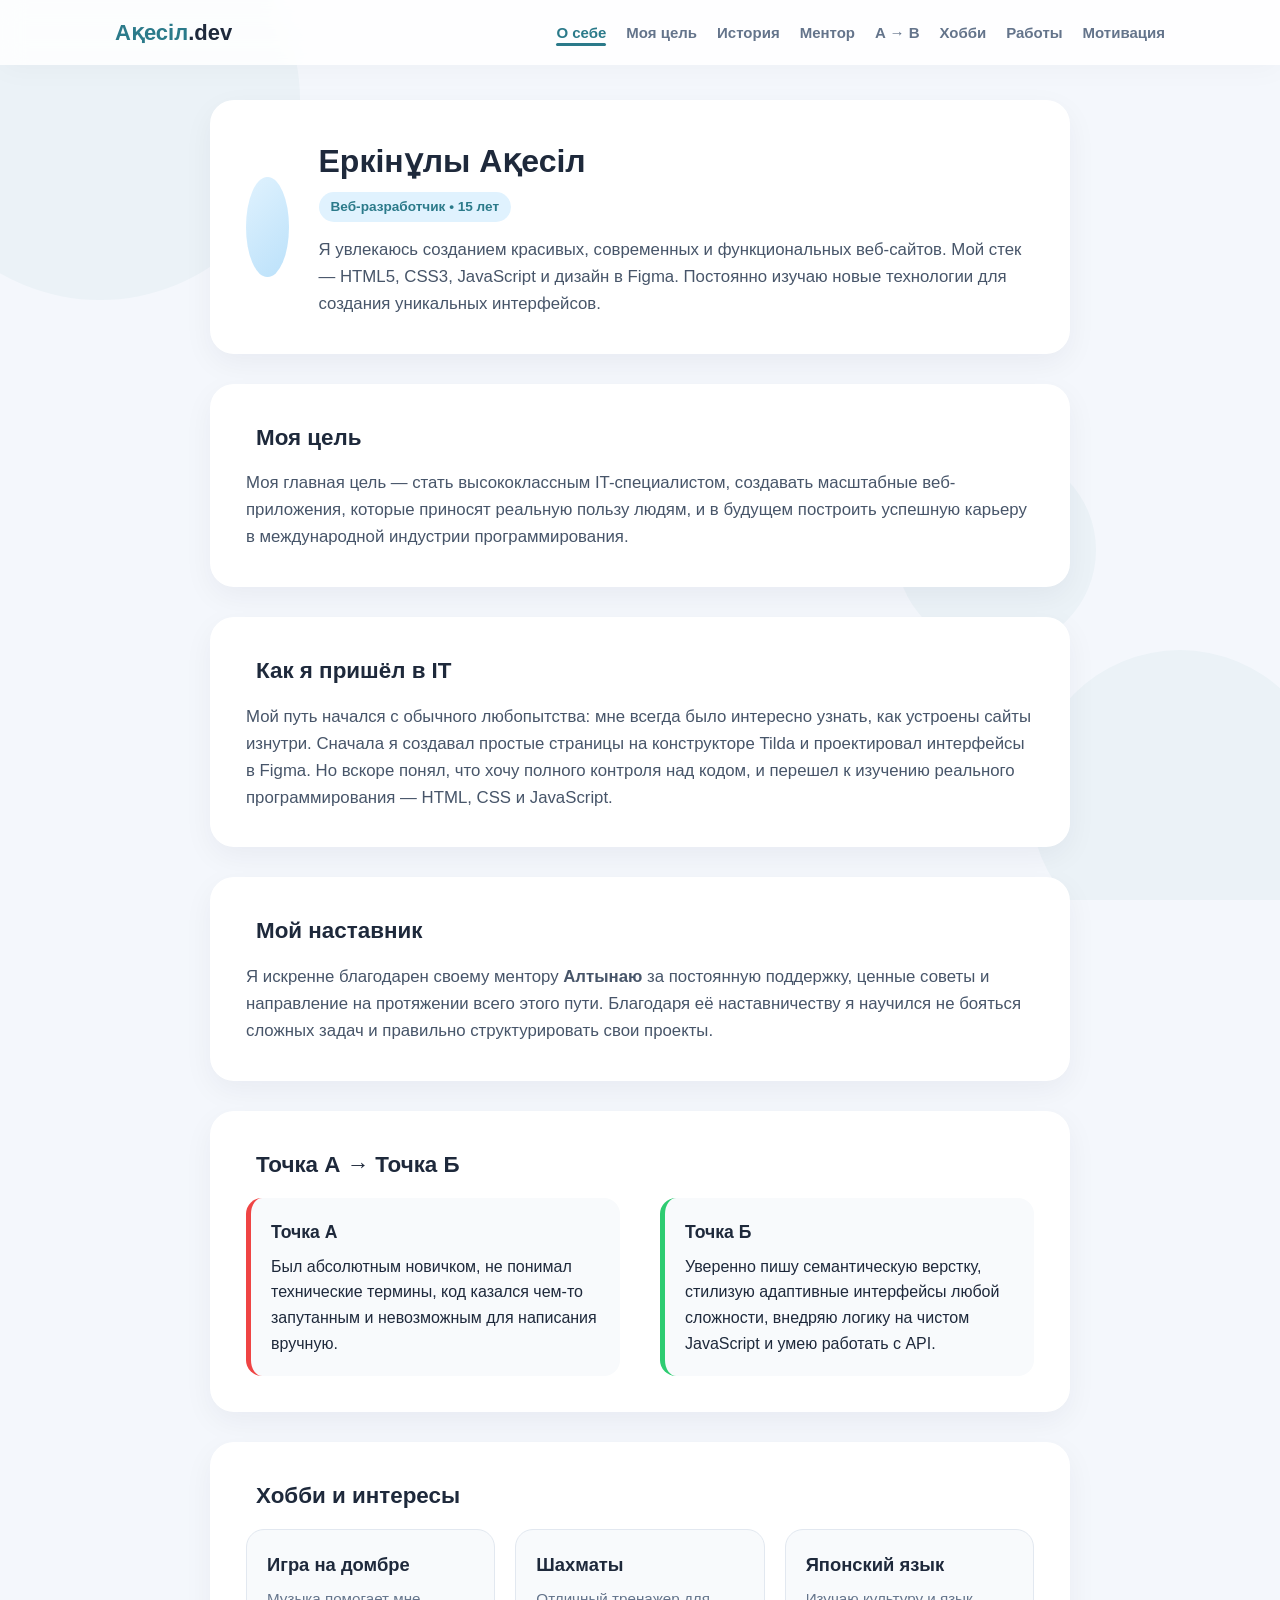
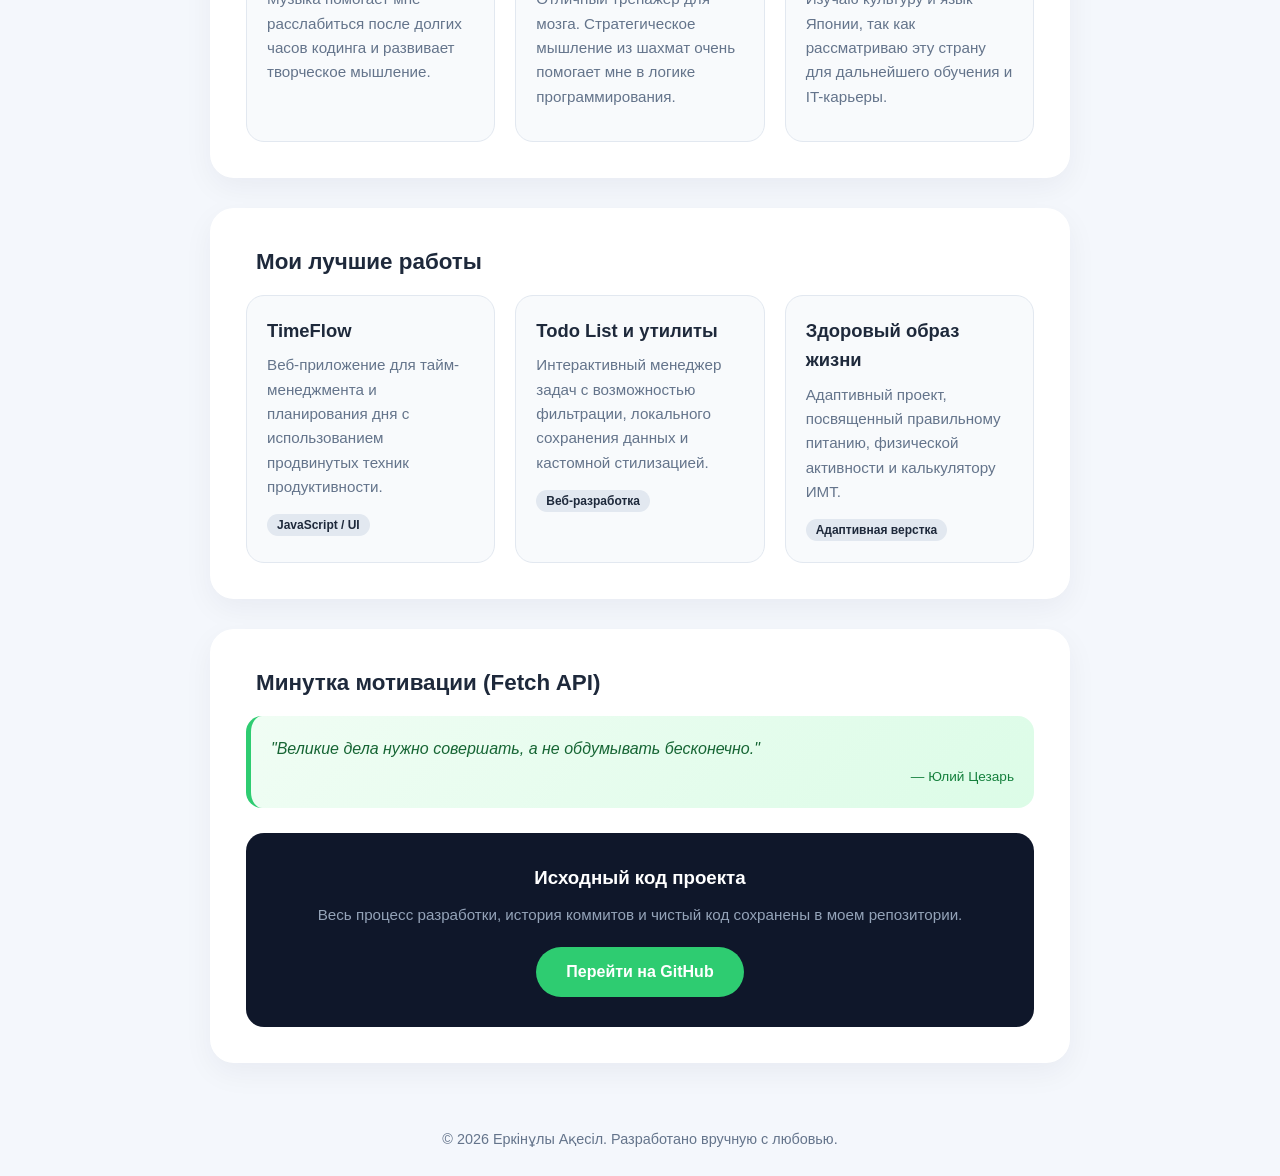
<file: Index.html>
<!DOCTYPE html>
<html lang="ru">
<head>
    <meta charset="UTF-8">
    <meta name="viewport" content="width=device-width, initial-scale=1.0">
    <title>Портфолио | Еркінұлы Ақесіл</title>
    <link rel="stylesheet" href="Style.css">
</head>
<body>

    <div class="bg-circles">
        <div class="circle circle-1"></div>
        <div class="circle circle-2"></div>
        <div class="circle circle-3"></div>
    </div>

    <header id="header">
        <nav class="nav-container">
            <a href="#" class="logo">Ақесіл<span>.dev</span></a>
            <ul class="nav-menu" id="navMenu">
                <li><a href="#about" class="nav-link active">О себе</a></li>
                <li><a href="#target" class="nav-link">Моя цель</a></li>
                <li><a href="#history" class="nav-link">История</a></li>
                <li><a href="#mentor" class="nav-link">Ментор</a></li>
                <li><a href="#progress" class="nav-link">A → B</a></li>
                <li><a href="#hobbies" class="nav-link">Хобби</a></li>
                <li><a href="#works" class="nav-link">Работы</a></li>
                <li><a href="#api-section" class="nav-link">Мотивация</a></li>
            </ul>
            <div class="hamburger" id="hamburgerMenu">
                <span></span>
                <span></span>
                <span></span>
            </div>
        </nav>
    </header>

    <main class="content-wrapper">
        
        <section id="about" class="section-block">
            <div class="me-profile">
                <div class="me-avatar">
                    <i class="fas fa-user-astronaut"></i>
                </div>
                <div class="me-info">
                    <h1 class="me-name">Еркінұлы Ақесіл</h1>
                    <span class="badge-main">Веб-разработчик • 15 лет</span>
                    <p class="description">Я увлекаюсь созданием красивых, современных и функциональных веб-сайтов. Мой стек — HTML5, CSS3, JavaScript и дизайн в Figma. Постоянно изучаю новые технологии для создания уникальных интерфейсов.</p>
                </div>
            </div>
        </section>

        <section id="target" class="section-block">
            <h2 class="projects-title"><i class="fas fa-bullseye"></i> Моя цель</h2>
            <p class="description">Моя главная цель — стать высококлассным IT-специалистом, создавать масштабные веб-приложения, которые приносят реальную пользу людям, и в будущем построить успешную карьеру в международной индустрии программирования.</p>
        </section>

        <section id="history" class="section-block">
            <h2 class="projects-title"><i class="fas fa-route"></i> Как я пришёл в IT</h2>
            <p class="description">Мой путь начался с обычного любопытства: мне всегда было интересно узнать, как устроены сайты изнутри. Сначала я создавал простые страницы на конструкторе Tilda и проектировал интерфейсы в Figma. Но вскоре понял, что хочу полного контроля над кодом, и перешел к изучению реального программирования — HTML, CSS и JavaScript.</p>
        </section>

        <section id="mentor" class="section-block">
            <h2 class="projects-title"><i class="fas fa-chalkboard-teacher"></i> Мой наставник</h2>
            <p class="description">Я искренне благодарен своему ментору <strong>Алтынаю</strong> за постоянную поддержку, ценные советы и направление на протяжении всего этого пути. Благодаря её наставничеству я научился не бояться сложных задач и правильно структурировать свои проекты.</p>
        </section>

        <section id="progress" class="section-block">
            <h2 class="projects-title"><i class="fas fa-chart-line"></i> Точка А → Точка Б</h2>
            <div class="progress-container">
                <div class="progress-card point-a">
                    <h3>Точка А</h3>
                    <p>Был абсолютным новичком, не понимал технические термины, код казался чем-то запутанным и невозможным для написания вручную.</p>
                </div>
                <div class="arrow-icon"><i class="fas fa-arrow-right"></i></div>
                <div class="progress-card point-b">
                    <h3>Точка Б</h3>
                    <p>Уверенно пишу семантическую верстку, стилизую адаптивные интерфейсы любой сложности, внедряю логику на чистом JavaScript и умею работать с API.</p>
                </div>
            </div>
        </section>

        <section id="hobbies" class="section-block">
            <h2 class="projects-title"><i class="fas fa-heart"></i> Хобби и интересы</h2>
            <div class="projects-grid">
                <div class="project hobby-card">
                    <i class="fas fa-music hobby-icon"></i>
                    <h4>Игра на домбре</h4>
                    <p>Музыка помогает мне расслабиться после долгих часов кодинга и развивает творческое мышление.</p>
                </div>
                <div class="project hobby-card">
                    <i class="fas fa-chess hobby-icon"></i>
                    <h4>Шахматы</h4>
                    <p>Отличный тренажер для мозга. Стратегическое мышление из шахмат очень помогает мне в логике программирования.</p>
                </div>
                <div class="project hobby-card">
                    <i class="fas fa-language hobby-icon"></i>
                    <h4>Японский язык</h4>
                    <p>Изучаю культуру и язык Японии, так как рассматриваю эту страну для дальнейшего обучения и IT-карьеры.</p>
                </div>
            </div>
        </section>

        <section id="works" class="section-block">
            <h2 class="projects-title"><i class="fas fa-laptop-code"></i> Мои лучшие работы</h2>
            <div class="cards-grid">
                <div class="card">
                    <a href="Дип3.html" class="card-link">
                        <i class="fas fa-hourglass-half"></i>
                        <h3 class="card-title">TimeFlow</h3>
                        <p class="card-description">Веб-приложение для тайм-менеджмента и планирования дня с использованием продвинутых техник продуктивности.</p>
                        <span class="badge">JavaScript / UI</span>
                    </a>
                </div>
                <div class="card">
                    <a href="Дип4.html" class="card-link">
                        <i class="fas fa-list-check"></i>
                        <h3 class="card-title">Todo List и утилиты</h3>
                        <p class="card-description">Интерактивный менеджер задач с возможностью фильтрации, локального сохранения данных и кастомной стилизацией.</p>
                        <span class="badge">Веб-разработка</span>
                    </a>
                </div>
                <div class="card">
                    <a href="Ю.html" class="card-link">
                        <i class="fas fa-heartbeat"></i>
                        <h3 class="card-title">Здоровый образ жизни</h3>
                        <p class="card-description">Адаптивный проект, посвященный правильному питанию, физической активности и калькулятору ИМТ.</p>
                        <span class="badge">Адаптивная верстка</span>
                    </a>
                </div>
            </div>
        </section>

        <section id="api-section" class="section-block">
            <h2 class="projects-title"><i class="fas fa-quote-left"></i> Минутка мотивации (Fetch API)</h2>
            <div id="quote-container" class="quote-box">
                <p id="quote-text">Загрузка вдохновляющей цитаты...</p>
                <span id="quote-author"></span>
            </div>
            
            <div class="github-container">
                <h3><i class="fab fa-github"></i> Исходный код проекта</h3>
                <p>Весь процесс разработки, история коммитов и чистый код сохранены в моем репозитории.</p>
                <a href="https://github.com/твоё-имя-пользователя" target="_blank" class="github-btn">Перейти на GitHub</a>
            </div>
        </section>

    </main>

    <footer>
        <p>© 2026 Еркінұлы Ақесіл. Разработано вручную с любовью.</p>
    </footer>

    <script src="Script.js"></script>
</body>
</html>
</file>
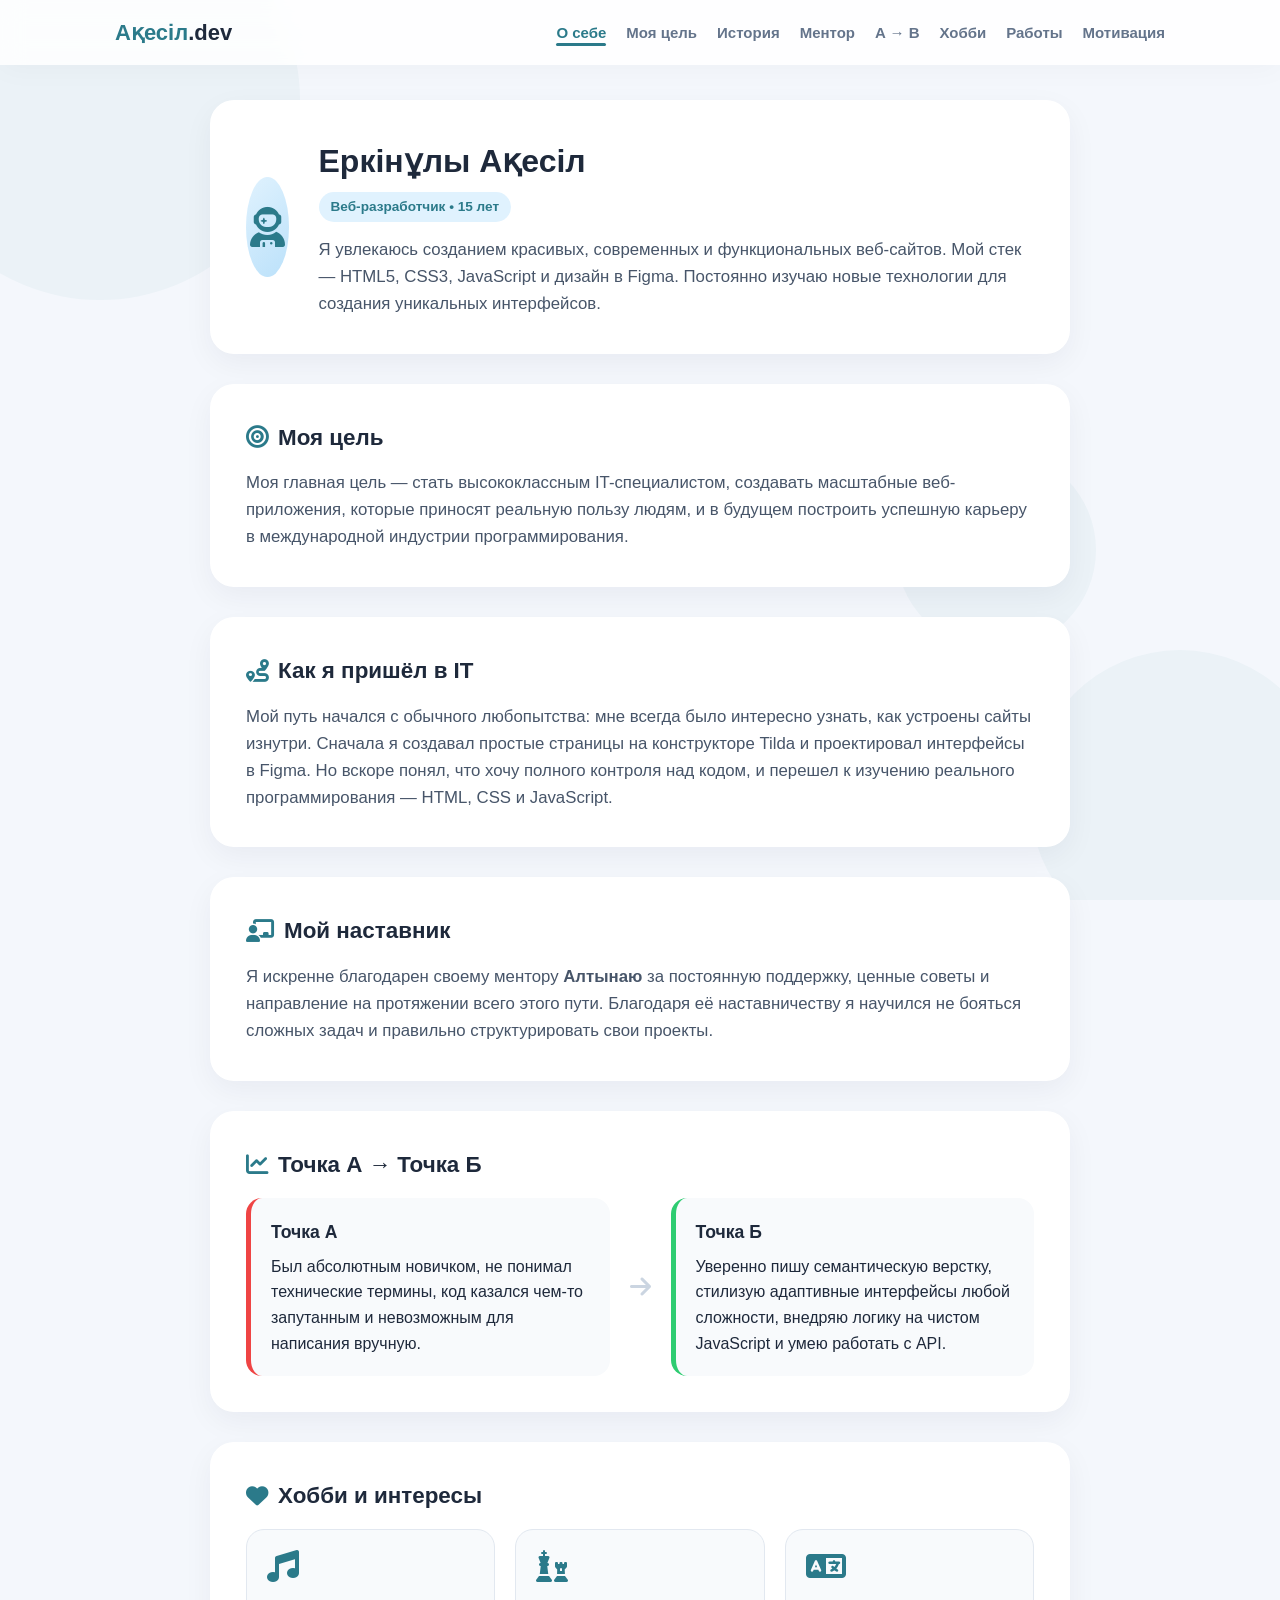
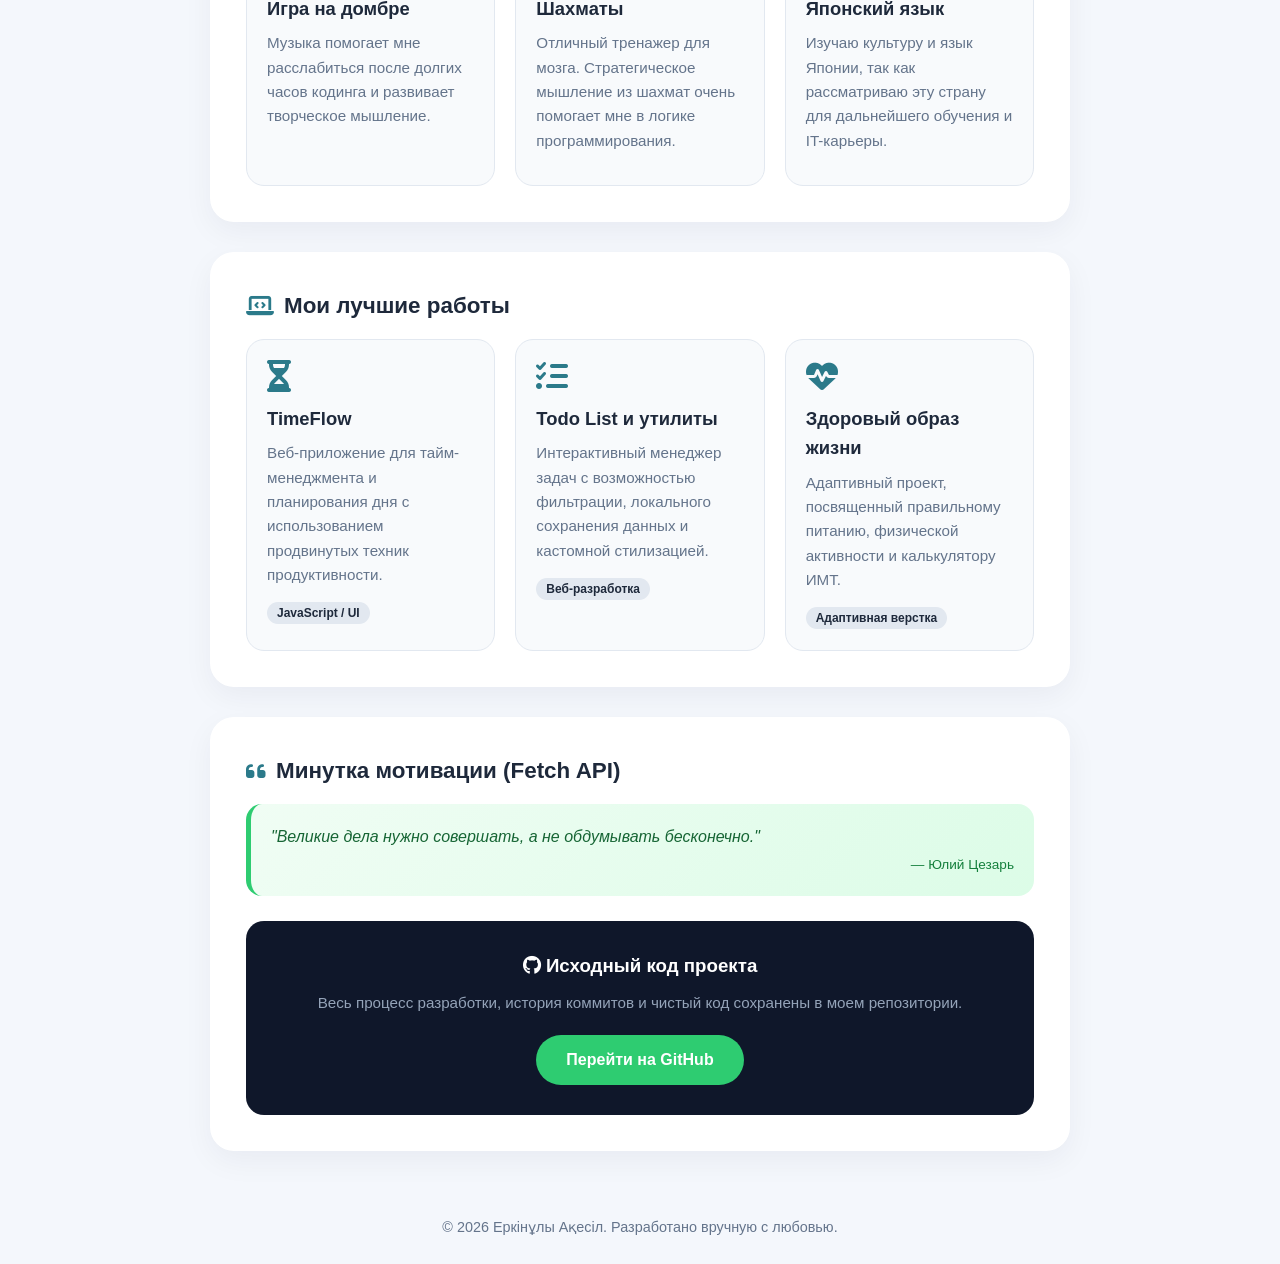
<file: index.html>
<!DOCTYPE html>
<html lang="ru">
<head>
    <meta charset="UTF-8">
    <meta name="viewport" content="width=device-width, initial-scale=1.0">
    <title>Портфолио | Еркінұлы Ақесіл</title>
    <link rel="stylesheet" href="https://cdnjs.cloudflare.com/ajax/libs/font-awesome/6.4.0/css/all.min.css">
    <link rel="stylesheet" href="style.css">
</head>
<body>

    <div class="bg-circles">
        <div class="circle circle-1"></div>
        <div class="circle circle-2"></div>
        <div class="circle circle-3"></div>
    </div>

    <header id="header">
        <nav class="nav-container">
            <a href="#" class="logo">Ақесіл<span>.dev</span></a>
            <ul class="nav-menu" id="navMenu">
                <li><a href="#about" class="nav-link active">О себе</a></li>
                <li><a href="#target" class="nav-link">Моя цель</a></li>
                <li><a href="#history" class="nav-link">История</a></li>
                <li><a href="#mentor" class="nav-link">Ментор</a></li>
                <li><a href="#progress" class="nav-link">A → B</a></li>
                <li><a href="#hobbies" class="nav-link">Хобби</a></li>
                <li><a href="#works" class="nav-link">Работы</a></li>
                <li><a href="#api-section" class="nav-link">Мотивация</a></li>
            </ul>
            <div class="hamburger" id="hamburgerMenu">
                <span></span>
                <span></span>
                <span></span>
            </div>
        </nav>
    </header>

    <main class="content-wrapper">
        
        <section id="about" class="section-block">
            <div class="me-profile">
                <div class="me-avatar">
                    <i class="fas fa-user-astronaut"></i>
                </div>
                <div class="me-info">
                    <h1 class="me-name">Еркінұлы Ақесіл</h1>
                    <span class="badge-main">Веб-разработчик • 15 лет</span>
                    <p class="description">Я увлекаюсь созданием красивых, современных и функциональных веб-сайтов. Мой стек — HTML5, CSS3, JavaScript и дизайн в Figma. Постоянно изучаю новые технологии для создания уникальных интерфейсов.</p>
                </div>
            </div>
        </section>

        <section id="target" class="section-block">
            <h2 class="projects-title"><i class="fas fa-bullseye"></i> Моя цель</h2>
            <p class="description">Моя главная цель — стать высококлассным IT-специалистом, создавать масштабные веб-приложения, которые приносят реальную пользу людям, и в будущем построить успешную карьеру в международной индустрии программирования.</p>
        </section>

        <section id="history" class="section-block">
            <h2 class="projects-title"><i class="fas fa-route"></i> Как я пришёл в IT</h2>
            <p class="description">Мой путь начался с обычного любопытства: мне всегда было интересно узнать, как устроены сайты изнутри. Сначала я создавал простые страницы на конструкторе Tilda и проектировал интерфейсы в Figma. Но вскоре понял, что хочу полного контроля над кодом, и перешел к изучению реального программирования — HTML, CSS и JavaScript.</p>
        </section>

        <section id="mentor" class="section-block">
            <h2 class="projects-title"><i class="fas fa-chalkboard-teacher"></i> Мой наставник</h2>
            <p class="description">Я искренне благодарен своему ментору <strong>Алтынаю</strong> за постоянную поддержку, ценные советы и направление на протяжении всего этого пути. Благодаря её наставничеству я научился не бояться сложных задач и правильно структурировать свои проекты.</p>
        </section>

        <section id="progress" class="section-block">
            <h2 class="projects-title"><i class="fas fa-chart-line"></i> Точка А → Точка Б</h2>
            <div class="progress-container">
                <div class="progress-card point-a">
                    <h3>Точка А</h3>
                    <p>Был абсолютным новичком, не понимал технические термины, код казался чем-то запутанным и невозможным для написания вручную.</p>
                </div>
                <div class="arrow-icon"><i class="fas fa-arrow-right"></i></div>
                <div class="progress-card point-b">
                    <h3>Точка Б</h3>
                    <p>Уверенно пишу семантическую верстку, стилизую адаптивные интерфейсы любой сложности, внедряю логику на чистом JavaScript и умею работать с API.</p>
                </div>
            </div>
        </section>

        <section id="hobbies" class="section-block">
            <h2 class="projects-title"><i class="fas fa-heart"></i> Хобби и интересы</h2>
            <div class="projects-grid">
                <div class="project hobby-card">
                    <i class="fas fa-music hobby-icon"></i>
                    <h4>Игра на домбре</h4>
                    <p>Музыка помогает мне расслабиться после долгих часов кодинга и развивает творческое мышление.</p>
                </div>
                <div class="project hobby-card">
                    <i class="fas fa-chess hobby-icon"></i>
                    <h4>Шахматы</h4>
                    <p>Отличный тренажер для мозга. Стратегическое мышление из шахмат очень помогает мне в логике программирования.</p>
                </div>
                <div class="project hobby-card">
                    <i class="fas fa-language hobby-icon"></i>
                    <h4>Японский язык</h4>
                    <p>Изучаю культуру и язык Японии, так как рассматриваю эту страну для дальнейшего обучения и IT-карьеры.</p>
                </div>
            </div>
        </section>

        <section id="works" class="section-block">
            <h2 class="projects-title"><i class="fas fa-laptop-code"></i> Мои лучшие работы</h2>
            <div class="cards-grid">
                <div class="card">
                    <a href="Дип3.html" class="card-link">
                        <i class="fas fa-hourglass-half"></i>
                        <h3 class="card-title">TimeFlow</h3>
                        <p class="card-description">Веб-приложение для тайм-менеджмента и планирования дня с использованием продвинутых техник продуктивности.</p>
                        <span class="badge">JavaScript / UI</span>
                    </a>
                </div>
                <div class="card">
                    <a href="Дип4.html" class="card-link">
                        <i class="fas fa-list-check"></i>
                        <h3 class="card-title">Todo List и утилиты</h3>
                        <p class="card-description">Интерактивный менеджер задач с возможностью фильтрации, локального сохранения данных и кастомной стилизацией.</p>
                        <span class="badge">Веб-разработка</span>
                    </a>
                </div>
                <div class="card">
                    <a href="Ю.html" class="card-link">
                        <i class="fas fa-heartbeat"></i>
                        <h3 class="card-title">Здоровый образ жизни</h3>
                        <p class="card-description">Адаптивный проект, посвященный правильному питанию, физической активности и калькулятору ИМТ.</p>
                        <span class="badge">Адаптивная верстка</span>
                    </a>
                </div>
            </div>
        </section>

        <section id="api-section" class="section-block">
            <h2 class="projects-title"><i class="fas fa-quote-left"></i> Минутка мотивации (Fetch API)</h2>
            <div id="quote-container" class="quote-box">
                <p id="quote-text">Загрузка вдохновляющей цитаты...</p>
                <span id="quote-author"></span>
            </div>
            
            <div class="github-container">
                <h3><i class="fab fa-github"></i> Исходный код проекта</h3>
                <p>Весь процесс разработки, история коммитов и чистый код сохранены в моем репозитории.</p>
                <a href="https://github.com/esilerkinuly-maker" target="_blank" class="github-btn">Перейти на GitHub</a>
            </div>
        </section>

    </main>

    <footer>
        <p>© 2026 Еркінұлы Ақесіл. Разработано вручную с любовью.</p>
    </footer>

    <script src="script.js"></script>
</body>
</html>
</file>
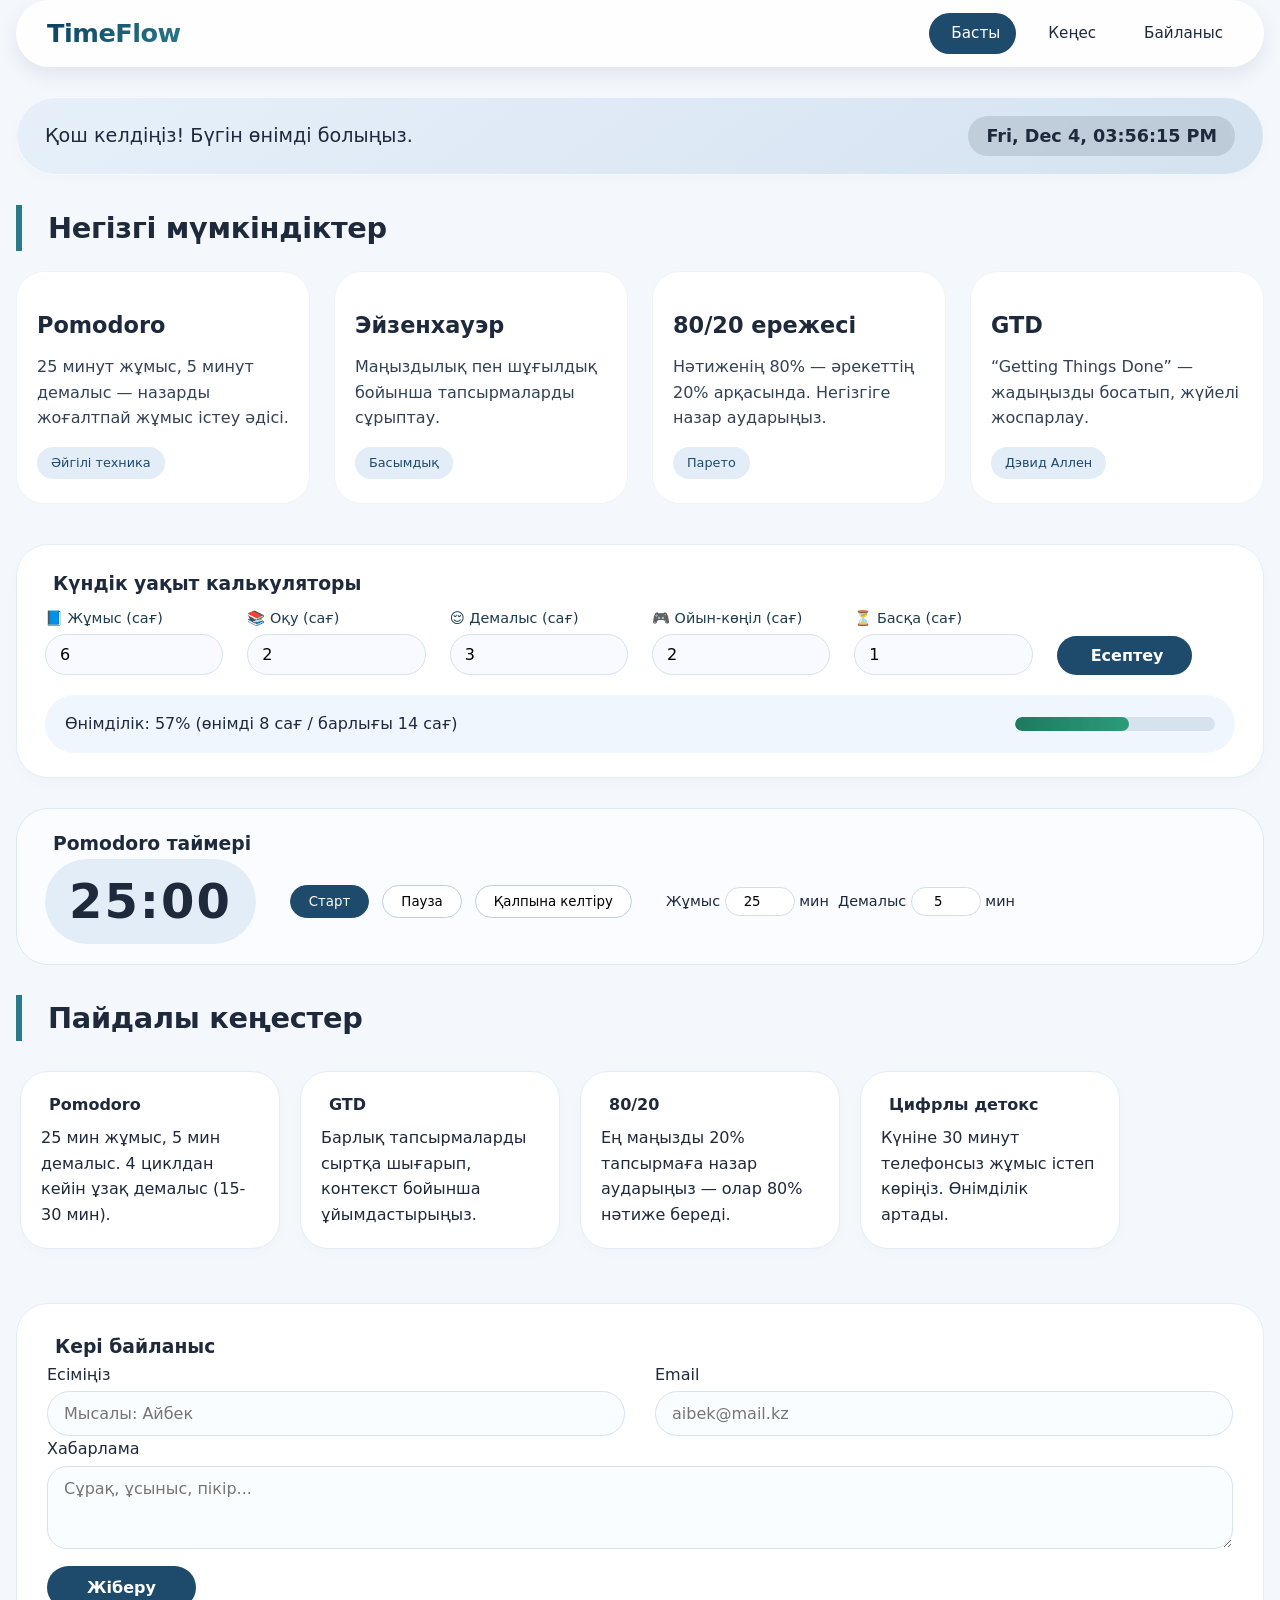
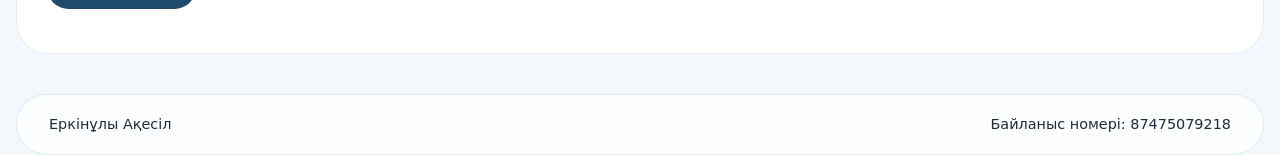
<file: Дип3.html>
<!DOCTYPE html>
<html lang="en">
<head>
    <meta charset="UTF-8">
    <meta name="viewport" content="width=device-width, initial-scale=1.0">
    <title>Document</title>
    <link rel="stylesheet" href="Дип3.css">
</head>
<body>
 
  <header class="header fade-in">
    <div class="logo">
      <h1><i class="fas fa-clock"></i> TimeFlow</h1>
    </div>
    <nav class="nav-links">
      <a href="#" class="active"><i class="fas fa-home"></i> Басты</a>
      <a href="#recommend"><i class="fas fa-lightbulb"></i> Кеңес</a>
      <a href="#contact"><i class="fas fa-envelope"></i> Байланыс</a>
    </nav>
  </header>

  <div class="welcome-banner fade-in">
    <div class="greeting"><i class="fas fa-hand-peace"></i> Қош келдіңіз! Бүгін өнімді болыңыз.</div>
    <div id="live-clock"><i class="far fa-calendar-alt"></i> жүктелуде...</div>
  </div>

  <h2 class="section-title fade-in"><i class="fas fa-compass" style="margin-right: 10px; color:#2b7a8a;"></i> Негізгі мүмкіндіктер</h2>
  <div class="cards-grid">
    <div class="card"><i class="fas fa-pomodoro"></i><h3>Pomodoro</h3><p>25 минут жұмыс, 5 минут демалыс — назарды жоғалтпай жұмыс істеу әдісі.</p><span class="badge">Әйгілі техника</span></div>
    <div class="card"><i class="fas fa-brain"></i><h3>Эйзенхауэр</h3><p>Маңыздылық пен шұғылдық бойынша тапсырмаларды сұрыптау.</p><span class="badge">Басымдық</span></div>
    <div class="card"><i class="fas fa-chart-pie"></i><h3>80/20 ережесі</h3><p>Нәтиженің 80% — әрекеттің 20% арқасында. Негізгіге назар аударыңыз.</p><span class="badge">Парето</span></div>
    <div class="card"><i class="fas fa-rocket"></i><h3>GTD</h3><p>“Getting Things Done” — жадыңызды босатып, жүйелі жоспарлау.</p><span class="badge">Дэвид Аллен</span></div>
  </div>

  <div class="calc-box fade-in" id="calculator">
    <h3 style="display: flex; gap: 8px; margin-bottom: 8px;"><i class="fas fa-calculator" style="color:#2b7a8a;"></i> Күндік уақыт калькуляторы</h3>
    <div class="calc-grid">
      <div class="calc-item"><label>📘 Жұмыс (сағ)</label><input type="number" id="workHours" value="6" min="0" step="0.5"></div>
      <div class="calc-item"><label>📚 Оқу (сағ)</label><input type="number" id="studyHours" value="2" min="0" step="0.5"></div>
      <div class="calc-item"><label>😌 Демалыс (сағ)</label><input type="number" id="restHours" value="3" min="0" step="0.5"></div>
      <div class="calc-item"><label>🎮 Ойын-көңіл (сағ)</label><input type="number" id="funHours" value="2" min="0" step="0.5"></div>
      <div class="calc-item"><label>⏳ Басқа (сағ)</label><input type="number" id="otherHours" value="1" min="0" step="0.5"></div>
      <div class="calc-item"><button class="calc-btn" id="calcProductivity"><i class="fas fa-chart-simple"></i> Есептеу</button></div>
    </div>
    <div id="resultBlock" class="result-area">
      <span class="result-text" id="resultText">Өнімділік: 0%</span>
      <div class="progress-bar-bg"><div class="progress-fill" id="progressFill" style="width:0%"></div></div>
    </div>
  </div>

  <div class="pomodoro-box fade-in" id="pomodoro">
    <h3 style="display: flex; gap: 8px;"><i class="fas fa-timer" style="color:#2b7a8a;"></i> Pomodoro таймері</h3>
    <div class="pomodoro-flex">
      <div class="pomodoro-display" id="timerDisplay">25:00</div>
      <div class="pomodoro-controls">
        <button class="start-btn" id="startPomoBtn"><i class="fas fa-play"></i> Старт</button>
        <button id="pausePomoBtn"><i class="fas fa-pause"></i> Пауза</button>
        <button id="resetPomoBtn"><i class="fas fa-rotate"></i> Қалпына келтіру</button>
      </div>
      <div class="pomodoro-settings">
        <label>Жұмыс <input type="number" id="workMin" value="25" min="1" max="60"> мин</label>
        <label>Демалыс <input type="number" id="breakMin" value="5" min="1" max="30"> мин</label>
      </div>
    </div>
  </div>

  <h2 class="section-title fade-in" id="recommend"><i class="fas fa-list-check" style="margin-right: 10px; color:#2b7a8a;"></i> Пайдалы кеңестер</h2>
  <div class="rec-carousel fade-in">
    <div class="rec-card"><h4><i class="fas fa-clock"></i> Pomodoro</h4><p>25 мин жұмыс, 5 мин демалыс. 4 циклдан кейін ұзақ демалыс (15-30 мин).</p></div>
    <div class="rec-card"><h4><i class="fas fa-tasks"></i> GTD</h4><p>Барлық тапсырмаларды сыртқа шығарып, контекст бойынша ұйымдастырыңыз.</p></div>
    <div class="rec-card"><h4><i class="fas fa-percent"></i> 80/20</h4><p>Ең маңызды 20% тапсырмаға назар аударыңыз — олар 80% нәтиже береді.</p></div>
    <div class="rec-card"><h4><i class="fas fa-laptop"></i> Цифрлы детокс</h4><p>Күніне 30 минут телефонсыз жұмыс істеп көріңіз. Өнімділік артады.</p></div>
  </div>

  <div class="contact-form fade-in" id="contact">
    <h3 style="display: flex; gap: 8px;"><i class="fas fa-paper-plane" style="color:#2b7a8a;"></i> Кері байланыс</h3>
    <form id="feedbackForm">
      <div class="form-row">
        <div class="form-group"><label>Есіміңіз</label><input type="text" id="userName" placeholder="Мысалы: Айбек" required></div>
        <div class="form-group"><label>Email</label><input type="email" id="userEmail" placeholder="aibek@mail.kz" required></div>
      </div>
      <div class="form-group"><label>Хабарлама</label><textarea id="userMsg" placeholder="Сұрақ, ұсыныс, пікір..." rows="3"></textarea></div>
      <button type="submit" class="submit-btn" id="sendBtn"><i class="fas fa-share"></i> Жіберу</button>
    </form>
    <div class="social-icons">
      <a href="#"><i class="fab fa-telegram"></i></a>
      <a href="#"><i class="fab fa-instagram"></i></a>
      <a href="#"><i class="fab fa-youtube"></i></a>
      <a href="#"><i class="fab fa-github"></i></a>
    </div>
  </div>

  <footer class="footer">
    <span><i class="far fa-copyright"></i>Еркінұлы Ақесіл</span>
    <span><i class="fas fa-code"></i>Байланыс номері: 87475079218<i class="fas fa-heart" style="color:#d97706;"></i></span>
  </footer>

</div>
    <script src="Дип3.js"></script>
</body>
</html>
</file>
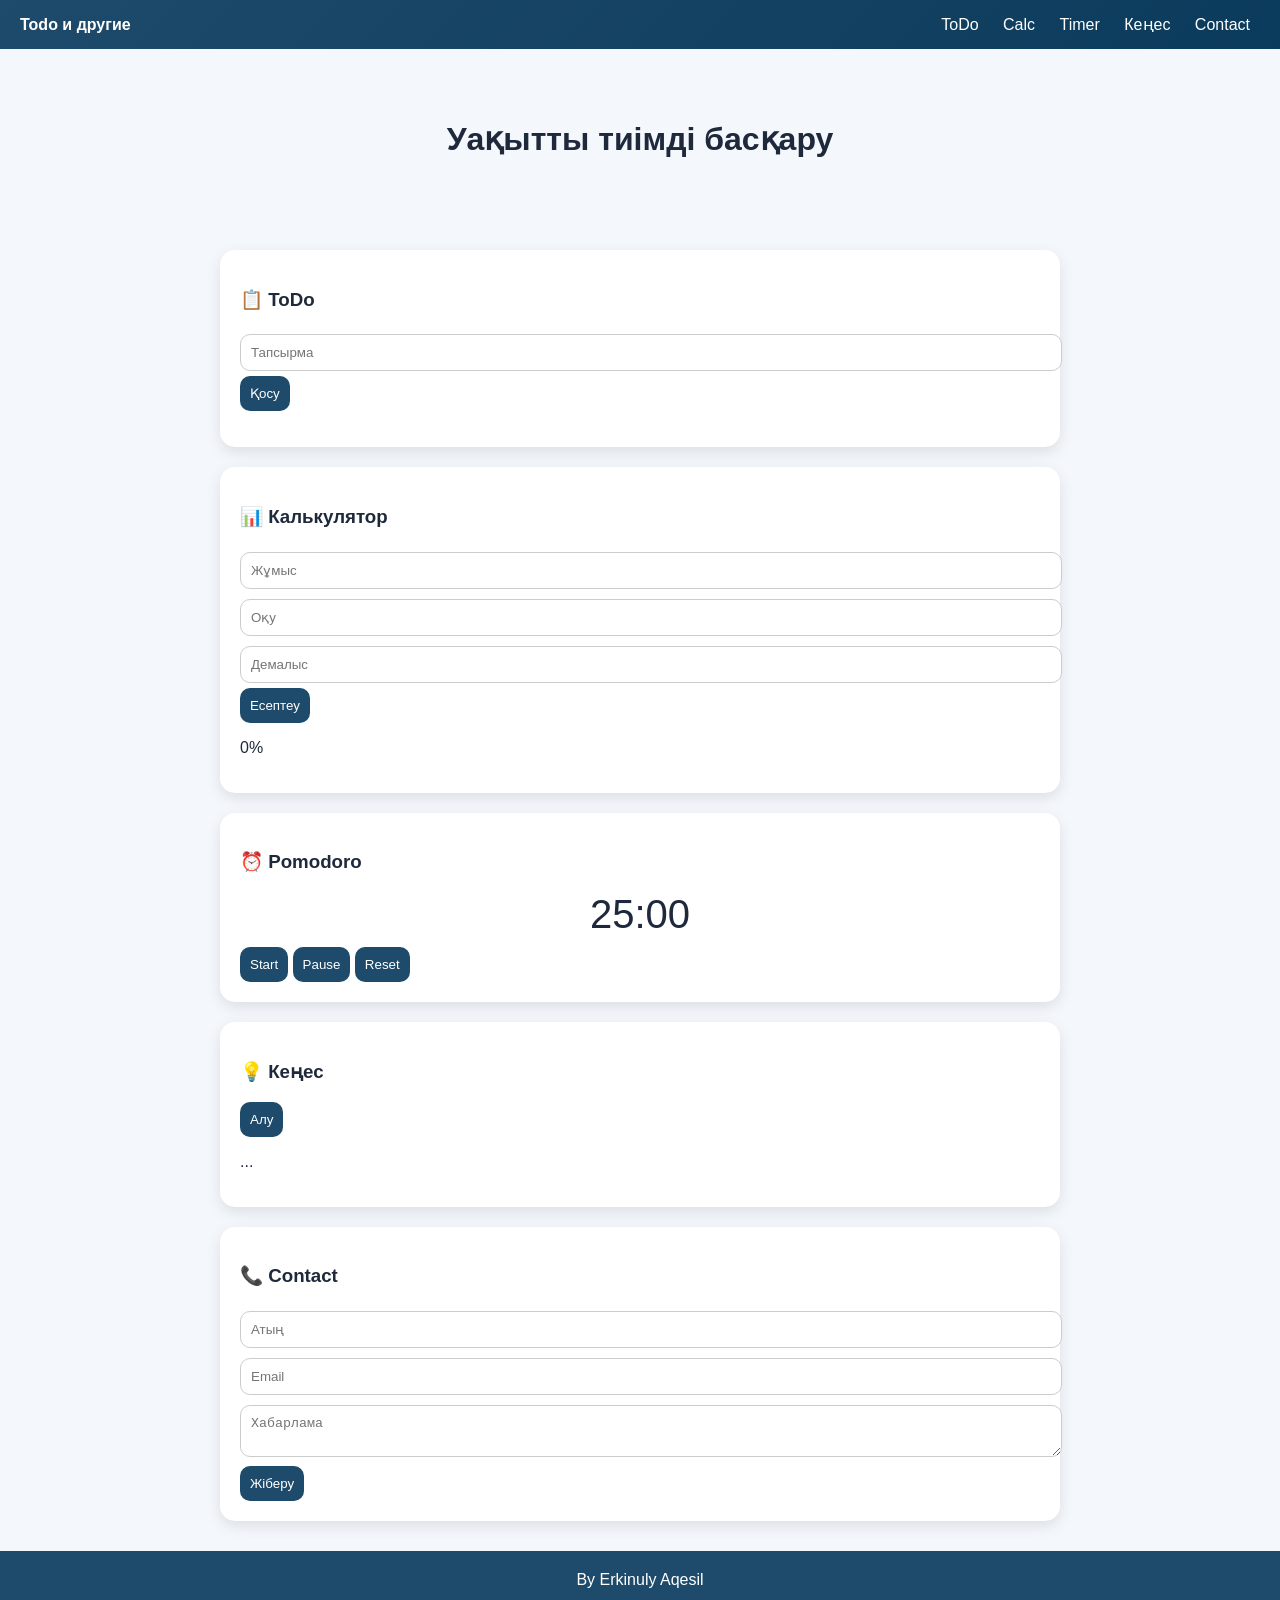
<file: Дип4.html>
<!DOCTYPE html>
<html lang="kk">
<head>
<meta charset="UTF-8">
<meta name="viewport" content="width=device-width, initial-scale=1.0">
<title>TimeFlow Pro</title>

<style>
body{
  margin:0;
  font-family:Arial;
  background:#f4f7fc;
  color:#1e293b;
}

/* ================= NAV ================= */
.nav{
  display:flex;
  justify-content:space-between;
  align-items:center;
  padding:15px 20px;
  background:linear-gradient(135deg,#1e4a6b,#0b3b5c);
  color:white;
  position:sticky;
  top:0;
  z-index:1000;
  animation:fadeUp 0.6s ease;
}

.menu a{
  color:white;
  text-decoration:none;
  margin:0 10px;
  position:relative;
}

.menu a::after{
  content:"";
  position:absolute;
  bottom:-4px;
  left:0;
  width:0%;
  height:2px;
  background:white;
  transition:0.3s;
}

.menu a:hover::after{
  width:100%;
}

/* ================= HERO ================= */
.hero{
  text-align:center;
  padding:50px 20px;
}

/* ================= SECTIONS ================= */
section{
  width:90%;
  max-width:800px;
  margin:20px auto;
  background:white;
  padding:20px;
  border-radius:15px;
  box-shadow:0 5px 15px rgba(0,0,0,0.1);
  animation:fadeUp 0.6s ease;
}

input,textarea{
  width:100%;
  padding:10px;
  margin:5px 0;
  border-radius:10px;
  border:1px solid #ccc;
}

button{
  padding:10px;
  background:#1e4a6b;
  color:white;
  border:none;
  border-radius:10px;
  cursor:pointer;
  transition:0.3s;
}

button:hover{
  transform:scale(1.05);
}

/* ================= TIMER ================= */
#timer{
  font-size:40px;
  text-align:center;
  margin:10px 0;
}

/* ================= FOOTER ================= */
.footer{
  text-align:center;
  padding:20px;
  margin-top:30px;
  background:#1e4a6b;
  color:white;
  animation:fadeUp 0.6s ease;
}

/* ================= ANIMATION ================= */
@keyframes fadeUp{
  from{opacity:0; transform:translateY(20px);}
  to{opacity:1; transform:translateY(0);}
}

/* ================= MEDIA ================= */
@media(max-width:900px){
  .nav{
    flex-direction:column;
    text-align:center;
  }
}

@media(max-width:600px){
  button{
    width:100%;
  }
  #timer{
    font-size:28px;
  }
}
</style>
</head>

<body>

<div class="nav">
  <div><b>Todo и другие</b></div>
  <div class="menu">
    <a href="#todo">ToDo</a>
    <a href="#calc">Calc</a>
    <a href="#pomodoro">Timer</a>
    <a href="#advice">Кеңес</a>
    <a href="#contact">Contact</a>
  </div>
</div>

<div class="hero">
  <h1>Уақытты тиімді басқару</h1>
</div>

<section id="todo">
  <h3>📋 ToDo</h3>
  <input id="taskInput" placeholder="Тапсырма">
  <button onclick="addTask()">Қосу</button>
  <ul id="taskList"></ul>
</section>

<section id="calc">
  <h3>📊 Калькулятор</h3>
  <input id="work" type="number" placeholder="Жұмыс">
  <input id="study" type="number" placeholder="Оқу">
  <input id="rest" type="number" placeholder="Демалыс">
  <button onclick="calc()">Есептеу</button>
  <p id="result">0%</p>
</section>

<section id="pomodoro">
  <h3>⏰ Pomodoro</h3>
  <div id="timer">25:00</div>
  <button onclick="startTimer()">Start</button>
  <button onclick="pauseTimer()">Pause</button>
  <button onclick="resetTimer()">Reset</button>
</section>

<section id="advice">
  <h3>💡 Кеңес</h3>
  <button onclick="getAdvice()">Алу</button>
  <p id="adviceText">...</p>
</section>

<section id="contact">
  <h3>📞 Contact</h3>
  <input id="name" placeholder="Атың">
  <input id="email" placeholder="Email">
  <textarea id="msg" placeholder="Хабарлама"></textarea>
  <button onclick="send()">Жіберу</button>
</section>


<div class="footer">
    By Erkinuly Aqesil
</div>

<script>

function addTask(){
  const i=document.getElementById("taskInput");
  const ul=document.getElementById("taskList");
  if(!i.value) return;
  const li=document.createElement("li");
  li.textContent=i.value;
  li.onclick=()=>li.remove();
  ul.appendChild(li);
  i.value="";
}


function calc(){
  const w=+work.value||0;
  const s=+study.value||0;
  const r=+rest.value||0;
  const t=w+s+r;
  result.textContent=t?Math.round(((w+s)/t)*100)+"%":"0%";
}


let time=1500;
let interval;

function update(){
  let m=Math.floor(time/60);
  let s=time%60;
  timer.textContent=`${m}:${s<10?"0":""}${s}`;
}

function startTimer(){
  if(interval) return;
  interval=setInterval(()=>{
    if(time>0){time--;update();}
    else{clearInterval(interval);interval=null;alert("Бітті!");}
  },1000);
}

function pauseTimer(){
  clearInterval(interval);
  interval=null;
}

function resetTimer(){
  clearInterval(interval);
  interval=null;
  time=1500;
  update();
}

update();


async function getAdvice(){
  let r=await fetch("https://api.adviceslip.com/advice?t="+Date.now());
  let d=await r.json();
  adviceText.textContent=d.slip.advice;
}


function send(){
  if(!name.value||!email.value||!msg.value){
    alert("Жіберілді!");
    return;
  }
  alert("Жіберілді!");
}
</script>

</body>
</html>
</file>
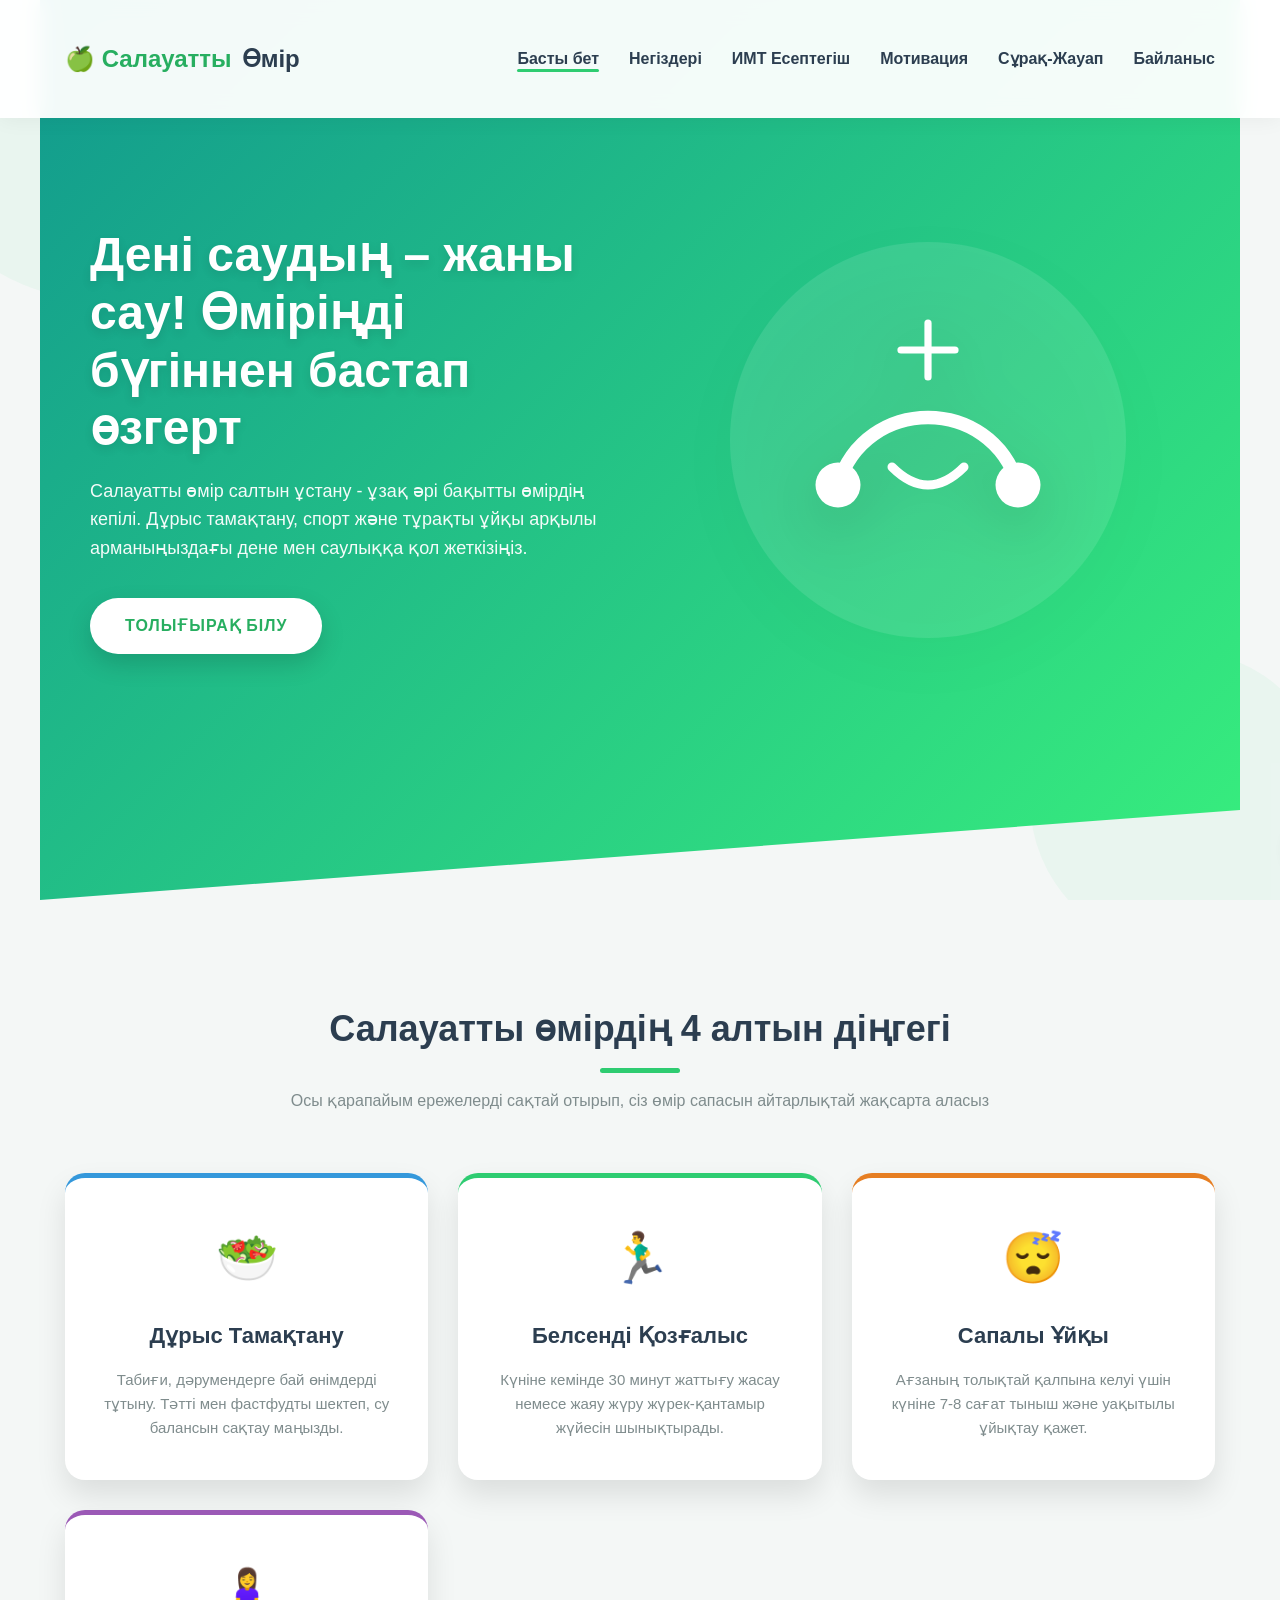
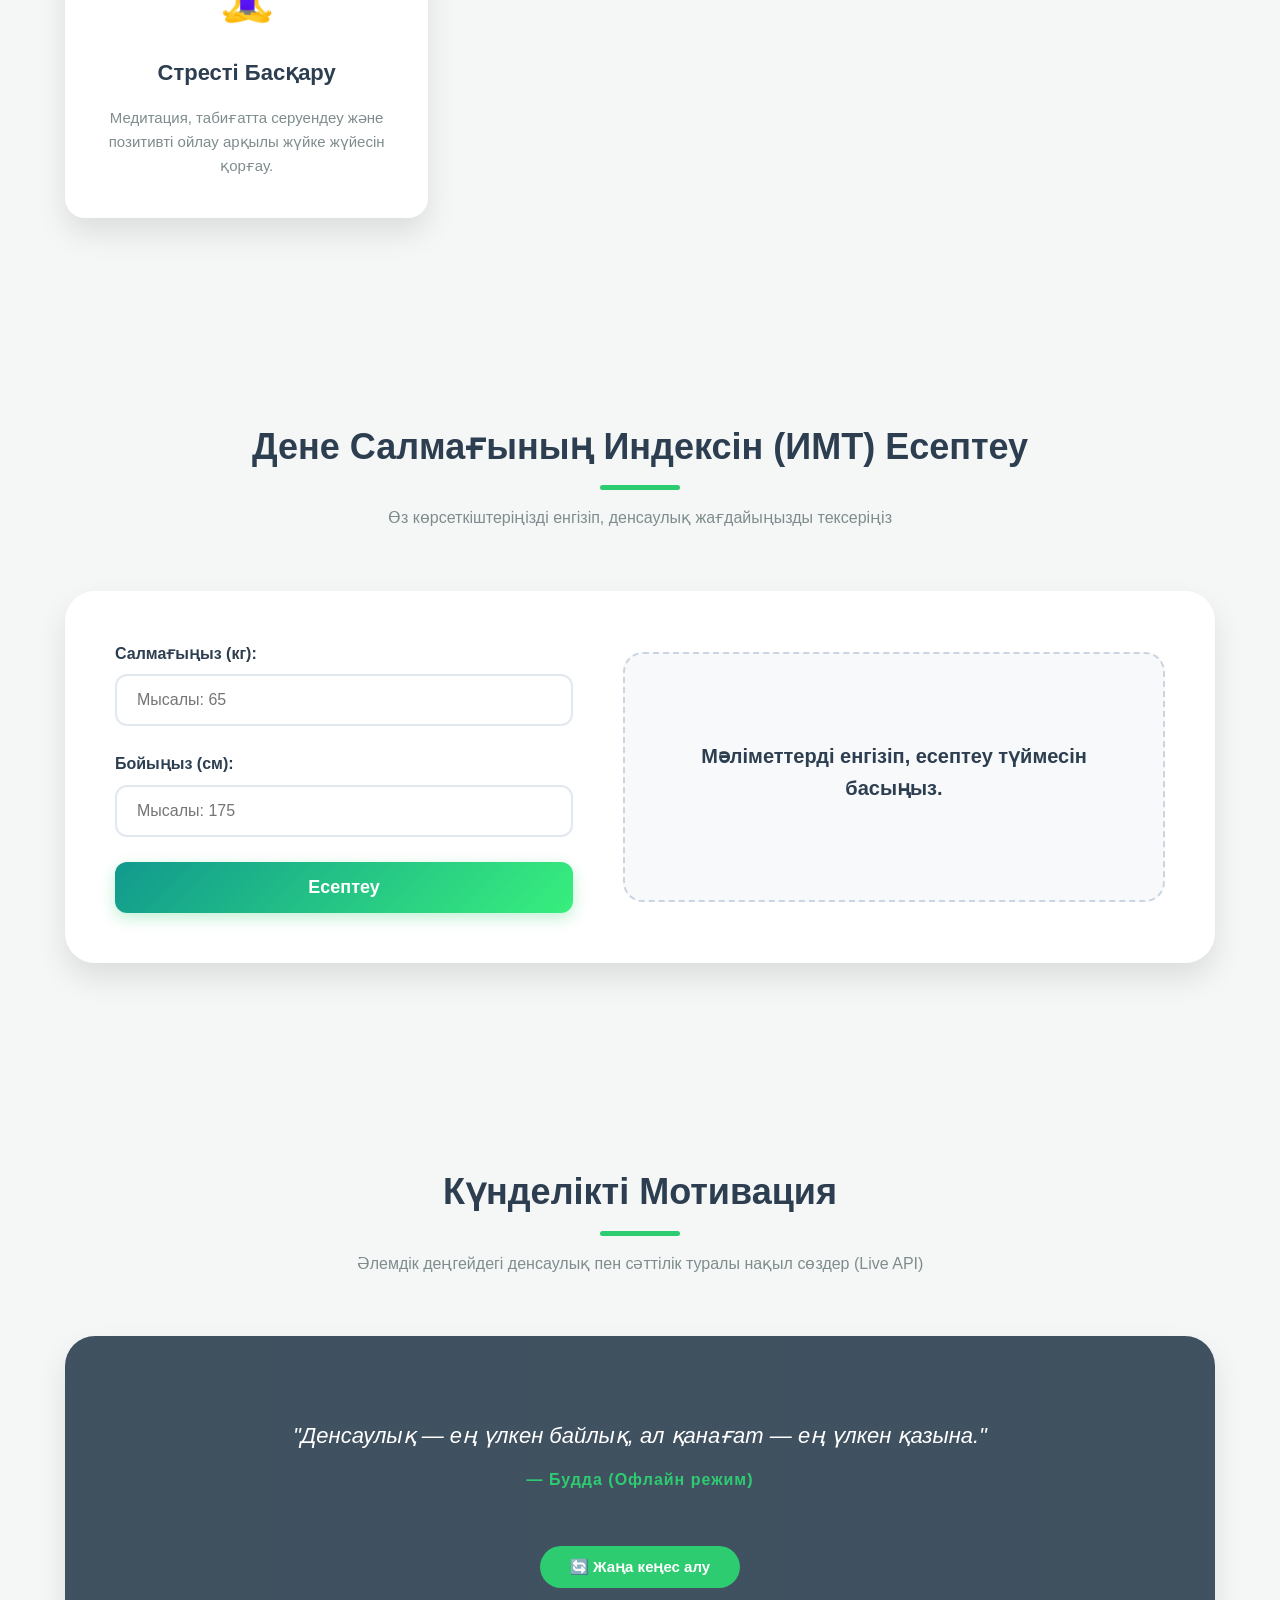
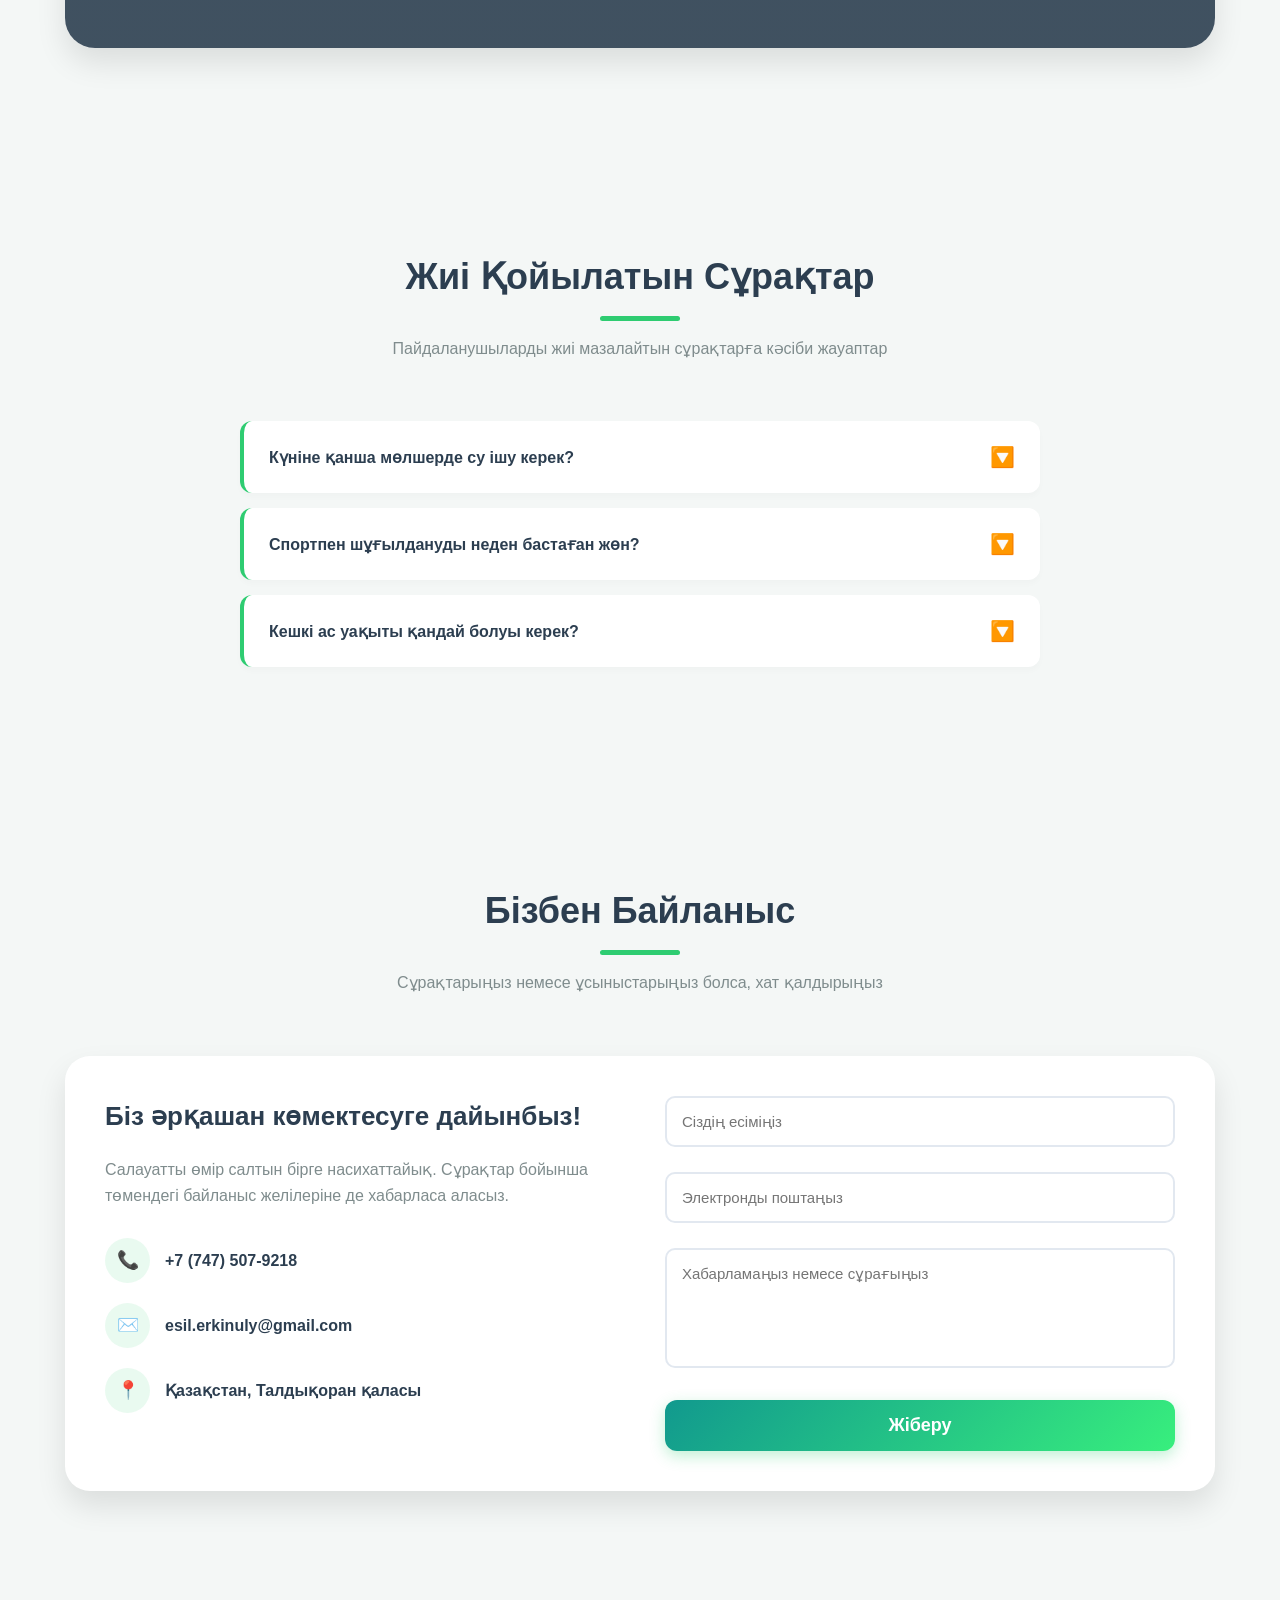
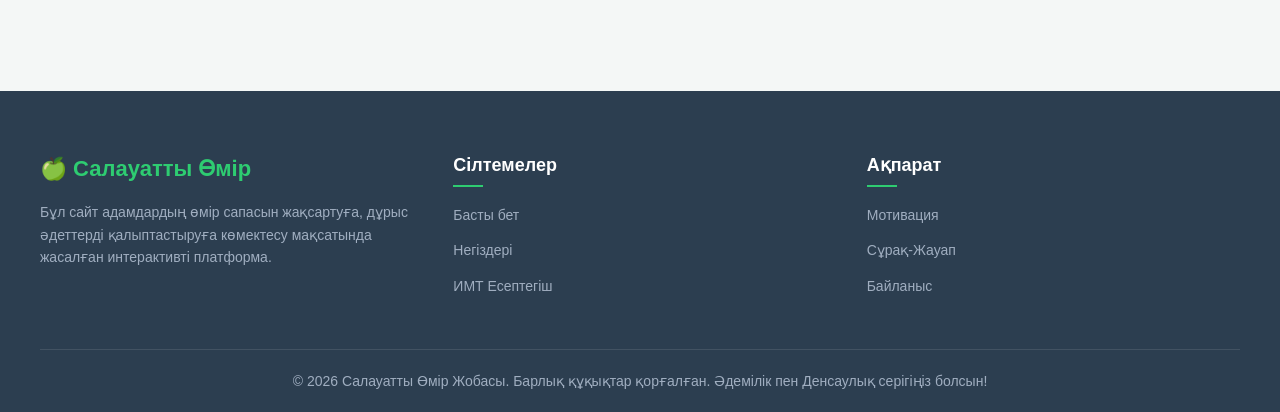
<file: Ю.html>
<!DOCTYPE html>
<html lang="kk">
<head>
    <meta charset="UTF-8">
    <meta name="viewport" content="width=device-width, initial-scale=1.0">
    <title>Салауатты Өмір - Сенің Керемет Болашағың</title>
    <style>
        
        * {
            margin: 0;
            padding: 0;
            box-sizing: border-box;
            font-family: 'Segoe UI', Tahoma, Geneva, Verdana, sans-serif;
            scroll-behavior: smooth;
        }

        :root {
            --primary-color: #2ecc71;
            --primary-dark: #27ae60;
            --secondary-color: #e74c3c;
            --dark-color: #2c3e50;
            --light-color: #f8f9fa;
            --gradient-bg: linear-gradient(135deg, #11998e, #38ef7d);
            --card-shadow: 0 15px 30px rgba(0, 0, 0, 0.1);
            --transition-smooth: all 0.4s cubic-bezier(0.25, 0.8, 0.25, 1);
        }

        body {
            background-color: #f4f7f6;
            color: var(--dark-color);
            line-height: 1.6;
            overflow-x: hidden;
        }

        .bg-circles {
            position: fixed;
            top: 0;
            left: 0;
            width: 100%;
            height: 100%;
            z-index: -1;
            overflow: hidden;
        }

        .circle {
            position: absolute;
            background: rgba(46, 204, 113, 0.05);
            border-radius: 50%;
            animation: floatAnimation 20s infinite linear;
        }

        .circle-1 { width: 400px; height: 400px; top: -100px; left: -100px; }
        .circle-2 { width: 300px; height: 300px; bottom: -50px; right: -50px; animation-duration: 25s; animation-direction: reverse; }
        .circle-3 { width: 200px; height: 200px; top: 50%; left: 70%; animation-duration: 15s; }

        @keyframes floatAnimation {
            0% { transform: translateY(0) rotate(0deg); }
            50% { transform: translateY(-30px) rotate(180deg); }
            100% { transform: translateY(0) rotate(360deg); }
        }

        
        header {
            position: fixed;
            top: 0;
            left: 0;
            width: 100%;
            background: rgba(255, 255, 255, 0.95);
            backdrop-filter: blur(10px);
            box-shadow: 0 2px 20px rgba(0,0,0,0.05);
            z-index: 1000;
            transition: var(--transition-smooth);
        }

        .nav-container {
            display: flex;
            justify-content: space-between;
            align-items: center;
            max-width: 1200px;
            margin: 0 auto;
            padding: 20px 25px;
        }

        .logo {
            font-size: 24px;
            font-weight: 800;
            color: var(--primary-dark);
            text-decoration: none;
            display: flex;
            align-items: center;
            gap: 10px;
        }

        .logo span {
            color: var(--dark-color);
        }

        .nav-menu {
            display: flex;
            list-style: none;
            gap: 30px;
        }

        .nav-item a {
            text-decoration: none;
            color: var(--dark-color);
            font-weight: 600;
            font-size: 16px;
            transition: var(--transition-smooth);
            position: relative;
            padding: 5px 0;
        }

        .nav-item a::after {
            content: '';
            position: absolute;
            bottom: 0;
            left: 0;
            width: 0;
            height: 3px;
            background-color: var(--primary-color);
            transition: var(--transition-smooth);
            border-radius: 2px;
        }

        .nav-item a:hover::after,
        .nav-item a.active::after {
            width: 100%;
        }

        .nav-item a:hover {
            color: var(--primary-color);
        }

       
        .hamburger {
            display: none;
            cursor: pointer;
            flex-direction: column;
            gap: 6px;
        }

        .hamburger span {
            width: 28px;
            height: 3px;
            background-color: var(--dark-color);
            border-radius: 2px;
            transition: var(--transition-smooth);
        }

        
        .hero {
            min-height: 100vh;
            background: var(--gradient-bg);
            display: flex;
            align-items: center;
            padding-top: 80px;
            color: white;
            position: relative;
            clip-path: polygon(0 0, 100% 0, 100% 90%, 0 100%);
        }

        .hero-container {
            display: flex;
            max-width: 1200px;
            margin: 0 auto;
            padding: 40px 25px;
            align-items: center;
            gap: 50px;
        }

        .hero-content {
            flex: 1;
            animation: fadeInLeft 1.2s ease;
        }

        .hero-content h1 {
            font-size: 48px;
            font-weight: 800;
            line-height: 1.2;
            margin-bottom: 20px;
            text-shadow: 0 4px 10px rgba(0,0,0,0.1);
        }

        .hero-content p {
            font-size: 18px;
            margin-bottom: 35px;
            opacity: 0.95;
        }

        .cta-btn {
            display: inline-block;
            padding: 15px 35px;
            background: white;
            color: var(--primary-dark);
            text-decoration: none;
            font-weight: 700;
            border-radius: 50px;
            box-shadow: 0 10px 25px rgba(0,0,0,0.15);
            transition: var(--transition-smooth);
            text-transform: uppercase;
            letter-spacing: 1px;
        }

        .cta-btn:hover {
            transform: translateY(-5px);
            box-shadow: 0 15px 30px rgba(0,0,0,0.25);
            background: var(--dark-color);
            color: white;
        }

        .hero-image {
            flex: 1;
            display: flex;
            justify-content: center;
            animation: fadeInRight 1.2s ease;
        }

        
        .hero-svg {
            width: 100%;
            max-width: 450px;
            filter: drop-shadow(0 20px 30px rgba(0,0,0,0.2));
            animation: heartBeat 3s infinite ease-in-out;
        }

        @keyframes fadeInLeft {
            from { opacity: 0; transform: translateX(-50px); }
            to { opacity: 1; transform: translateX(0); }
        }

        @keyframes fadeInRight {
            from { opacity: 0; transform: translateX(50px); }
            to { opacity: 1; transform: translateX(0); }
        }

        @keyframes heartBeat {
            0%, 100% { transform: scale(1); }
            50% { transform: scale(1.03); }
        }

        
        section {
            padding: 100px 25px;
            max-width: 1200px;
            margin: 0 auto;
        }

        .section-title {
            text-align: center;
            font-size: 36px;
            font-weight: 800;
            margin-bottom: 15px;
            position: relative;
            color: var(--dark-color);
        }

        .section-title::after {
            content: '';
            display: block;
            width: 80px;
            height: 5px;
            background: var(--primary-color);
            margin: 10px auto 0;
            border-radius: 10px;
        }

        .section-subtitle {
            text-align: center;
            color: #7f8c8d;
            margin-bottom: 60px;
            font-size: 16px;
        }

        
        .reveal {
            opacity: 0;
            transform: translateY(40px);
            transition: all 0.8s ease;
        }

        .reveal.active {
            opacity: 1;
            transform: translateY(0);
        }

        .grid-container {
            display: grid;
            grid-template-columns: repeat(auto-fit, minmax(280px, 1fr));
            gap: 30px;
        }

        .card {
            background: white;
            padding: 40px 30px;
            border-radius: 20px;
            box-shadow: var(--card-shadow);
            transition: var(--transition-smooth);
            text-align: center;
            border-top: 5px solid transparent;
            position: relative;
            overflow: hidden;
        }

        .card::before {
            content: '';
            position: absolute;
            top: 0;
            left: 0;
            width: 100%;
            height: 100%;
            background: rgba(46, 204, 113, 0.02);
            transform: translateY(100%);
            transition: var(--transition-smooth);
            z-index: 1;
        }

        .card:hover::before {
            transform: translateY(0);
        }

        .card:hover {
            transform: translateY(-10px);
            box-shadow: 0 20px 40px rgba(0,0,0,0.15);
        }

        .card-1 { border-top-color: #3498db; }
        .card-2 { border-top-color: #2ecc71; }
        .card-3 { border-top-color: #e67e22; }
        .card-4 { border-top-color: #9b59b6; }

        .card-icon {
            font-size: 50px;
            margin-bottom: 20px;
            display: inline-block;
            transition: transform 0.3s ease;
        }

        .card:hover .card-icon {
            transform: scale(1.2) rotate(10deg);
        }

        .card h3 {
            font-size: 22px;
            margin-bottom: 15px;
            color: var(--dark-color);
        }

        .card p {
            color: #7f8c8d;
            font-size: 15px;
        }

        
        .calculator-section {
            background: white;
            border-radius: 30px;
            box-shadow: var(--card-shadow);
            padding: 50px;
            margin-top: 50px;
        }

        .calc-wrapper {
            display: flex;
            align-items: center;
            gap: 50px;
        }

        .calc-form {
            flex: 1;
        }

        .input-group {
            margin-bottom: 25px;
        }

        .input-group label {
            display: block;
            margin-bottom: 8px;
            font-weight: 600;
            color: var(--dark-color);
        }

        .input-group input {
            width: 100%;
            padding: 15px 20px;
            border: 2px solid #e2e8f0;
            border-radius: 12px;
            font-size: 16px;
            transition: var(--transition-smooth);
            outline: none;
        }

        .input-group input:focus {
            border-color: var(--primary-color);
            box-shadow: 0 0 10px rgba(46, 204, 113, 0.2);
        }

        .calc-btn {
            width: 100%;
            padding: 15px;
            background: var(--gradient-bg);
            color: white;
            border: none;
            border-radius: 12px;
            font-size: 18px;
            font-weight: 700;
            cursor: pointer;
            transition: var(--transition-smooth);
            box-shadow: 0 5px 15px rgba(46, 204, 113, 0.3);
        }

        .calc-btn:hover {
            transform: translateY(-2px);
            box-shadow: 0 8px 20px rgba(46, 204, 113, 0.5);
        }

        .calc-result {
            flex: 1;
            background: var(--light-color);
            padding: 40px;
            border-radius: 20px;
            text-align: center;
            border: 2px dashed #cbd5e1;
            display: flex;
            flex-direction: column;
            justify-content: center;
            min-height: 250px;
        }

        .result-val {
            font-size: 48px;
            font-weight: 800;
            color: var(--primary-dark);
            margin: 10px 0;
            display: none;
        }

        .result-status {
            font-size: 20px;
            font-weight: 700;
            color: var(--dark-color);
            margin-bottom: 10px;
        }

        .api-section {
            background: linear-gradient(rgba(44, 62, 80, 0.9), rgba(44, 62, 80, 0.9)), url('https://images.unsplash.com/photo-1517838277536-f5f99be501cd?ixlib=rb-1.2.1&auto=format&fit=crop&w=1200&q=80');
            background-size: cover;
            background-position: center;
            background-attachment: fixed;
            color: white;
            border-radius: 30px;
            padding: 60px 40px;
            text-align: center;
            margin-top: 50px;
            box-shadow: var(--card-shadow);
        }

        .api-section h2 {
            color: white;
        }

        .api-section h2::after {
            background: white;
        }

        .quote-container {
            max-width: 800px;
            margin: 0 auto;
            min-height: 120px;
            display: flex;
            flex-direction: column;
            justify-content: center;
            align-items: center;
        }

        .quote-text {
            font-size: 22px;
            font-style: italic;
            margin-bottom: 15px;
            font-weight: 300;
            line-height: 1.5;
        }

        .quote-author {
            font-size: 16px;
            font-weight: 600;
            color: var(--primary-color);
            letter-spacing: 1px;
        }

        .refresh-api-btn {
            margin-top: 30px;
            padding: 12px 30px;
            background: var(--primary-color);
            color: white;
            border: none;
            border-radius: 50px;
            cursor: pointer;
            font-weight: 600;
            font-size: 15px;
            transition: var(--transition-smooth);
        }

        .refresh-api-btn:hover {
            background: var(--primary-dark);
            transform: rotate(360deg) scale(1.05);
            border-radius: 50px;
        }

        
        .loader {
            border: 4px solid rgba(255,255,255,0.1);
            width: 40px;
            height: 40px;
            border-radius: 50%;
            border-left-color: var(--primary-color);
            animation: spin 1s linear infinite;
            margin: 0 auto;
        }

        @keyframes spin {
            0% { transform: rotate(0deg); }
            100% { transform: rotate(360deg); }
        }

        .faq-container {
            max-width: 800px;
            margin: 0 auto;
        }

        .faq-item {
            background: white;
            margin-bottom: 15px;
            border-radius: 12px;
            box-shadow: 0 4px 6px rgba(0,0,0,0.02);
            overflow: hidden;
            transition: var(--transition-smooth);
            border-left: 4px solid var(--primary-color);
        }

        .faq-question {
            padding: 20px 25px;
            display: flex;
            justify-content: space-between;
            align-items: center;
            cursor: pointer;
            font-weight: 700;
            color: var(--dark-color);
            user-select: none;
        }

        .faq-icon {
            font-size: 20px;
            transition: var(--transition-smooth);
        }

        .faq-answer {
            max-height: 0;
            overflow: hidden;
            transition: max-height 0.4s cubic-bezier(0, 1, 0, 1);
            padding: 0 25px;
            color: #7f8c8d;
            font-size: 15px;
        }

        .faq-item.open .faq-answer {
            max-height: 1000px;
            padding-bottom: 20px;
            transition: max-height 0.4s cubic-bezier(1, 0, 1, 0);
        }

        .faq-item.open .faq-icon {
            transform: rotate(180deg);
            color: var(--primary-color);
        }

        
        .contact-wrapper {
            display: grid;
            grid-template-columns: 1fr 1fr;
            gap: 50px;
            background: white;
            padding: 40px;
            border-radius: 25px;
            box-shadow: var(--card-shadow);
        }

        .contact-info h3 {
            font-size: 26px;
            margin-bottom: 20px;
            color: var(--dark-color);
        }

        .contact-info p {
            color: #7f8c8d;
            margin-bottom: 30px;
        }

        .info-link {
            display: flex;
            align-items: center;
            gap: 15px;
            margin-bottom: 20px;
            text-decoration: none;
            color: var(--dark-color);
            font-weight: 600;
            transition: var(--transition-smooth);
        }

        .info-link:hover {
            color: var(--primary-color);
            transform: translateX(5px);
        }

        .info-icon {
            width: 45px;
            height: 45px;
            background: rgba(46, 204, 113, 0.1);
            color: var(--primary-dark);
            border-radius: 50%;
            display: flex;
            align-items: center;
            justify-content: center;
            font-size: 18px;
        }

        .contact-form .input-group input,
        .contact-form .input-group textarea {
            width: 100%;
            padding: 15px;
            border: 2px solid #e2e8f0;
            border-radius: 10px;
            outline: none;
            font-size: 15px;
            transition: var(--transition-smooth);
        }

        .contact-form .input-group textarea {
            height: 120px;
            resize: none;
        }

        .contact-form .input-group input:focus,
        .contact-form .input-group textarea:focus {
            border-color: var(--primary-color);
        }

        
        footer {
            background: var(--dark-color);
            color: white;
            padding: 60px 25px 20px;
            margin-top: 100px;
            position: relative;
        }

        .footer-container {
            max-width: 1200px;
            margin: 0 auto;
            display: grid;
            grid-template-columns: repeat(auto-fit, minmax(220px, 1fr));
            gap: 40px;
            padding-bottom: 40px;
            border-bottom: 1px solid rgba(255,255,255,0.1);
        }

        .footer-brand h3 {
            font-size: 22px;
            margin-bottom: 15px;
            color: var(--primary-color);
        }

        .footer-brand p {
            color: #a0aec0;
            font-size: 14px;
        }

        .footer-links h4 {
            font-size: 18px;
            margin-bottom: 15px;
            position: relative;
        }

        .footer-links h4::after {
            content: '';
            display: block;
            width: 30px;
            height: 2px;
            background: var(--primary-color);
            margin-top: 5px;
        }

        .footer-links ul {
            list-style: none;
        }

        .footer-links ul li {
            margin-bottom: 10px;
        }

        .footer-links ul li a {
            color: #a0aec0;
            text-decoration: none;
            transition: var(--transition-smooth);
            font-size: 14px;
        }

        .footer-links ul li a:hover {
            color: var(--primary-color);
            padding-left: 5px;
        }

        .footer-bottom {
            text-align: center;
            padding-top: 20px;
            color: #a0aec0;
            font-size: 14px;
        }

        
        .scroll-top-btn {
            position: fixed;
            bottom: 30px;
            right: -60px;
            width: 50px;
            height: 50px;
            background: var(--primary-color);
            color: white;
            border: none;
            border-radius: 50%;
            cursor: pointer;
            display: flex;
            align-items: center;
            justify-content: center;
            font-size: 20px;
            box-shadow: 0 5px 15px rgba(0,0,0,0.2);
            transition: var(--transition-smooth);
            z-index: 999;
        }

        .scroll-top-btn.show {
            right: 30px;
        }

        .scroll-top-btn:hover {
            background: var(--primary-dark);
            transform: translateY(-5px);
        }

        @media (max-width: 992px) {
            .hero-container {
                flex-direction: column;
                text-align: center;
                padding-top: 40px;
            }

            .hero-content h1 {
                font-size: 38px;
            }

            .calc-wrapper, .contact-wrapper {
                flex-direction: column;
                grid-template-columns: 1fr;
                gap: 30px;
            }

            .hero-svg {
                max-width: 350px;
            }
        }

        @media (max-width: 768px) {
            .hamburger {
                display: flex;
            }

            .nav-menu {
                position: fixed;
                top: 75px;
                left: -100%;
                width: 100%;
                height: calc(100vh - 75px);
                background: white;
                flex-direction: column;
                align-items: center;
                padding-top: 50px;
                transition: var(--transition-smooth);
                box-shadow: 0 10px 20px rgba(0,0,0,0.05);
            }

            .nav-menu.active {
                left: 0;
            }

            .hamburger.active span:nth-child(1) {
                transform: rotate(45deg) translate(6px, 6px);
            }

            .hamburger.active span:nth-child(2) {
                opacity: 0;
            }

            .hamburger.active span:nth-child(3) {
                transform: rotate(-45deg) translate(6px, -6px);
            }

            section {
                padding: 60px 20px;
            }

            .section-title {
                font-size: 28px;
            }

            .calculator-section, .contact-wrapper, .api-section {
                padding: 30px 20px;
            }

            .hero-content h1 {
                font-size: 30px;
            }
        }
    </style>
</head>
<body>

    
    <div class="bg-circles">
        <div class="circle circle-1"></div>
        <div class="circle circle-2"></div>
        <div class="circle circle-3"></div>
    </div>

   
    <header id="header">
        <nav class="nav-container">
            <a href="#" class="logo">🍏 Салауатты<span>Өмір</span></a>
            <ul class="nav-menu" id="navMenu">
                <li class="nav-item"><a href="#" class="nav-link active">Басты бет</a></li>
                <li class="nav-item"><a href="#pillars" class="nav-link">Негіздері</a></li>
                <li class="nav-item"><a href="#calculator" class="nav-link">ИМТ Есептегіш</a></li>
                <li class="nav-item"><a href="#quotes" class="nav-link">Мотивация</a></li>
                <li class="nav-item"><a href="#faq" class="nav-link">Сұрақ-Жауап</a></li>
                <li class="nav-item"><a href="#contact" class="nav-link">Байланыс</a></li>
            </ul>
            <div class="hamburger" id="hamburgerMenu">
                <span></span>
                <span></span>
                <span></span>
            </div>
        </nav>
    </header>

    
    <section class="hero" id="home">
        <div class="hero-container">
            <div class="hero-content">
                <h1>Дені саудың – жаны сау! Өміріңді бүгіннен бастап өзгерт</h1>
                <p>Салауатты өмір салтын ұстану - ұзақ әрі бақытты өмірдің кепілі. Дұрыс тамақтану, спорт және тұрақты ұйқы арқылы арманыңыздағы дене мен саулыққа қол жеткізіңіз.</p>
                <a href="#pillars" class="cta-btn">Толығырақ білу</a>
            </div>
            <div class="hero-image">
                <!-- Көркем заманауи SVG сурет -->
                <svg class="hero-svg" viewBox="0 0 500 500" fill="none" xmlns="http://www.w3.org/2000/svg">
                    <circle cx="250" cy="250" r="220" fill="white" fill-opacity="0.1"/>
                    <path d="M150 300 C 180 200, 320 200, 350 300" stroke="white" stroke-width="15" stroke-linecap="round"/>
                    <circle cx="150" cy="300" r="25" fill="#fff" />
                    <circle cx="350" cy="300" r="25" fill="#fff" />
                    <path d="M210 280 Q250 320 290 280" stroke="white" stroke-width="10" stroke-linecap="round" fill="none"/>
                    <path d="M250 120 V180" stroke="#fff" stroke-width="8" stroke-linecap="round"/>
                    <path d="M220 150 H280" stroke="#fff" stroke-width="8" stroke-linecap="round"/>
                </svg>
            </div>
        </div>
    </section>

    
    <section id="pillars" class="reveal">
        <h2 class="section-title">Салауатты өмірдің 4 алтын діңгегі</h2>
        <p class="section-subtitle">Осы қарапайым ережелерді сақтай отырып, сіз өмір сапасын айтарлықтай жақсарта аласыз</p>
        
        <div class="grid-container">
            <div class="card card-1">
                <div class="card-icon">🥗</div>
                <h3>Дұрыс Тамақтану</h3>
                <p>Табиғи, дәрумендерге бай өнімдерді тұтыну. Тәтті мен фастфудты шектеп, су балансын сақтау маңызды.</p>
            </div>
            <div class="card card-2">
                <div class="card-icon">🏃‍♂️</div>
                <h3>Белсенді Қозғалыс</h3>
                <p>Күніне кемінде 30 минут жаттығу жасау немесе жаяу жүру жүрек-қантамыр жүйесін шынықтырады.</p>
            </div>
            <div class="card card-3">
                <div class="card-icon">😴</div>
                <h3>Сапалы Ұйқы</h3>
                <p>Ағзаның толықтай қалпына келуі үшін күніне 7-8 сағат тыныш және уақытылы ұйықтау қажет.</p>
            </div>
            <div class="card card-4">
                <div class="card-icon">🧘‍♀️</div>
                <h3>Стресті Басқару</h3>
                <p>Медитация, табиғатта серуендеу және позитивті ойлау арқылы жүйке жүйесін қорғау.</p>
            </div>
        </div>
    </section>

    
    <section id="calculator" class="reveal">
        <h2 class="section-title">Дене Салмағының Индексін (ИМТ) Есептеу</h2>
        <p class="section-subtitle">Өз көрсеткіштеріңізді енгізіп, денсаулық жағдайыңызды тексеріңіз</p>
        
        <div class="calculator-section">
            <div class="calc-wrapper">
                <div class="calc-form">
                    <div class="input-group">
                        <label for="weight">Салмағыңыз (кг):</label>
                        <input type="number" id="weight" placeholder="Мысалы: 65" min="20" max="200">
                    </div>
                    <div class="input-group">
                        <label for="height">Бойыңыз (см):</label>
                        <input type="number" id="height" placeholder="Мысалы: 175" min="100" max="250">
                    </div>
                    <button class="calc-btn" onclick="calculateBMI()">Есептеу</button>
                </div>
                <div class="calc-result" id="calcResult">
                    <div class="result-status" id="resultStatus">Мәліметтерді енгізіп, есептеу түймесін басыңыз.</div>
                    <div class="result-val" id="resultVal">00.0</div>
                    <p id="resultAdvice" style="color: #7f8c8d; font-size: 14px;"></p>
                </div>
            </div>
        </div>
    </section>

    
    <section id="quotes" class="reveal">
        <h2 class="section-title">Күнделікті Мотивация</h2>
        <p class="section-subtitle">Әлемдік деңгейдегі денсаулық пен сәттілік туралы нақыл сөздер (Live API)</p>
        
        <div class="api-section">
            <div class="quote-container" id="quoteContainer">
                <!-- Осында жаңа цитаталар API арқылы келеді -->
                <div class="loader"></div>
            </div>
            <button class="refresh-api-btn" onclick="fetchHealthQuote()">🔄 Жаңа кеңес алу</button>
        </div>
    </section>

   
    <section id="faq" class="reveal">
        <h2 class="section-title">Жиі Қойылатын Сұрақтар</h2>
        <p class="section-subtitle">Пайдаланушыларды жиі мазалайтын сұрақтарға кәсіби жауаптар</p>
        
        <div class="faq-container">
            <div class="faq-item">
                <div class="faq-question">
                    <span>Күніне қанша мөлшерде су ішу керек?</span>
                    <span class="faq-icon">🔽</span>
                </div>
                <div class="faq-answer">
                    <p>Әр адамның ағзасына қарай су мөлшері әртүрлі болады. Орташа есеппен алғанда, ересек адам әрбір килограмына 30-40 мл су ішуі тиіс. Бұл шамамен күніне 1.5 - 2 литр таза суды құрайды.</p>
                </div>
            </div>
            <div class="faq-item">
                <div class="faq-question">
                    <span>Спортпен шұғылдануды неден бастаған жөн?</span>
                    <span class="faq-icon">🔽</span>
                </div>
                <div class="faq-answer">
                    <p>Бірден ауыр жаттығулардан бастаудың қажеті жоқ. Алғашқы апталарда күніне 15-20 минут жаяу жүру, жеңіл таңертеңгілік жаттығулар (зарядка) жасау жеткілікті. Кейін жүктемені біртіндеп арттыруға болады.</p>
                </div>
            </div>
            <div class="faq-item">
                <div class="faq-question">
                    <span>Кешкі ас уақыты қандай болуы керек?</span>
                    <span class="faq-icon">🔽</span>
                </div>
                <div class="faq-answer">
                    <p>Кешкі асты ұйқыға жатудан кем дегенде 2-3 сағат бұрын ішкен дұрыс. Бұл асқазанның тамақты толық қорытып, ұйқы кезінде ағзаның демалуына мүмкіндік береді.</p>
                </div>
            </div>
        </div>
    </section>

    
    <section id="contact" class="reveal">
        <h2 class="section-title">Бізбен Байланыс</h2>
        <p class="section-subtitle">Сұрақтарыңыз немесе ұсыныстарыңыз болса, хат қалдырыңыз</p>
        
        <div class="contact-wrapper">
            <div class="contact-info">
                <h3>Біз әрқашан көмектесуге дайынбыз!</h3>
                <p>Салауатты өмір салтын бірге насихаттайық. Сұрақтар бойынша төмендегі байланыс желілеріне де хабарласа аласыз.</p>
                
                <a href="tel:+77001234567" class="info-link">
                    <div class="info-icon">📞</div>
                    <span>+7 (747) 507-9218</span>
                </a>
                <a href="mailto:info@sauomіr.kz" class="info-link">
                    <div class="info-icon">✉️</div>
                    <span>esil.erkinuly@gmail.com</span>
                </a>
                <div class="info-link">
                    <div class="info-icon">📍</div>
                    <span>Қазақстан, Талдықоран қаласы</span>
                </div>
            </div>
            
            <div class="contact-form">
                <form id="healthForm" onsubmit="handleFormSubmit(event)">
                    <div class="input-group">
                        <input type="text" id="formName" placeholder="Сіздің есіміңіз" required>
                    </div>
                    <div class="input-group">
                        <input type="email" id="formEmail" placeholder="Электронды поштаңыз" required>
                    </div>
                    <div class="input-group">
                        <textarea id="formMessage" placeholder="Хабарламаңыз немесе сұрағыңыз" required></textarea>
                    </div>
                    <button type="submit" class="calc-btn">Жіберу</button>
                </form>
            </div>
        </div>
    </section>

    
    <footer>
        <div class="footer-container">
            <div class="footer-brand">
                <h3>🍏 Салауатты Өмір</h3>
                <p>Бұл сайт адамдардың өмір сапасын жақсартуға, дұрыс әдеттерді қалыптастыруға көмектесу мақсатында жасалған интерактивті платформа.</p>
            </div>
            <div class="footer-links">
                <h4>Сілтемелер</h4>
                <ul>
                    <li><a href="#">Басты бет</a></li>
                    <li><a href="#pillars">Негіздері</a></li>
                    <li><a href="#calculator">ИМТ Есептегіш</a></li>
                </ul>
            </div>
            <div class="footer-links">
                <h4>Ақпарат</h4>
                <ul>
                    <li><a href="#quotes">Мотивация</a></li>
                    <li><a href="#faq">Сұрақ-Жауап</a></li>
                    <li><a href="#contact">Байланыс</a></li>
                </ul>
            </div>
        </div>
        <div class="footer-bottom">
            <p>&copy; 2026 Салауатты Өмір Жобасы. Барлық құқықтар қорғалған. Әдемілік пен Денсаулық серігіңіз болсын!</p>
        </div>
    </footer>

    
    <button class="scroll-top-btn" id="scrollTopBtn" onclick="scrollToTop()">▲</button>

    <script>
        
        const hamburger = document.getElementById('hamburgerMenu');
        const navMenu = document.getElementById('navMenu');
        const navLinks = document.querySelectorAll('.nav-link');

        hamburger.addEventListener('click', () => {
            hamburger.classList.toggle('active');
            navMenu.classList.toggle('active');
        });

        navLinks.forEach(link => {
            link.addEventListener('click', () => {
                hamburger.classList.remove('active');
                navMenu.classList.remove('active');
                
                
                navLinks.forEach(l => l.classList.remove('active'));
                link.classList.add('active');
            });
        });

        
        window.addEventListener('scroll', revealElements);

        function revealElements() {
            const reveals = document.querySelectorAll('.reveal');
            const scrollTopBtn = document.getElementById('scrollTopBtn');
            const header = document.getElementById('header');

            
            if (window.scrollY > 50) {
                header.style.padding = '10px 25px';
                header.style.boxShadow = '0 5px 20px rgba(0,0,0,0.1)';
            } else {
                header.style.padding = '20px 25px';
                header.style.boxShadow = '0 2px 20px rgba(0,0,0,0.05)';
            }

            
            if (window.scrollY > 400) {
                scrollTopBtn.classList.add('show');
            } else {
                scrollTopBtn.classList.remove('show');
            }

            
            for (let i = 0; i < reveals.length; i++) {
                let windowHeight = window.innerHeight;
                let elementTop = reveals[i].getBoundingClientRect().top;
                let elementVisible = 150;

                if (elementTop < windowHeight - elementVisible) {
                    reveals[i].classList.add('active');
                }
            }
        }

        function scrollToTop() {
            window.scrollTo({ top: 0, behavior: 'smooth' });
        }

       
        function calculateBMI() {
            const weight = parseFloat(document.getElementById('weight').value);
            const heightCm = parseFloat(document.getElementById('height').value);
            const resultVal = document.getElementById('resultVal');
            const resultStatus = document.getElementById('resultStatus');
            const resultAdvice = document.getElementById('resultAdvice');
            const calcResultBox = document.getElementById('calcResult');

            if (isNaN(weight) || isNaN(heightCm) || weight <= 0 || heightCm <= 0) {
                alert('Өтінеміз, дұрыс сандарды енгізіңіз!');
                return;
            }

            
            const heightM = heightCm / 100;
            
            const bmi = (weight / (heightM * heightM)).toFixed(1);

            resultVal.innerText = bmi;
            resultVal.style.display = 'block';
            calcResultBox.style.borderStyle = 'solid';

            let status = '';
            let advice = '';
            let boxColor = '';

            if (bmi < 18.5) {
                status = 'Салмақ жеткіліксіз 😟';
                advice = 'Сізге дұрыс әрі калориялы тамақтану режимін енгізіп, бұлшықет массасын өсіру ұсынылады.';
                boxColor = '#e2f0fe';
            } else if (bmi >= 18.5 && bmi <= 24.9) {
                status = 'Қалыпты салмақ Белсенді өмір! 🎉';
                advice = 'Керемет! Сіздің көрсеткішіңіз тамаша. Осы қалыпты ұстап тұру үшін спорт пен дұрыс тамақтануды жалғастырыңыз.';
                boxColor = '#ebfbee';
            } else if (bmi >= 25 && bmi <= 29.9) {
                status = 'Артық салмақ ⚠️';
                advice = 'Аздап артық салмақ байқалады. Тәтті өнімдер мен майлы тағамдарды азайтып, кардио жаттығуларын көбейтіңіз.';
                boxColor = '#fff9db';
            } else {
                status = 'Семіздік (Денсаулыққа қауіпті) 🚨';
                advice = 'Денсаулыққа қауіп төнуі мүмкін. Кәсіби диетолог маманмен кеңесіп, арнайы жаттығу жоспарын құру ұсынылады.';
                boxColor = '#ffe3e3';
            }

            resultStatus.innerText = status;
            resultAdvice.innerText = advice;
            calcResultBox.style.backgroundColor = boxColor;
        }

        
        async function fetchHealthQuote() {
            const container = document.getElementById('quoteContainer');
            container.innerHTML = '<div class="loader"></div>';

            try {
                
                const response = await fetch('https://api.quotable.io/random?tags=wisdom|life|wellness');
                
                if (!response.ok) {
                    throw new Error('API жүктелмеді');
                }

                const data = await response.json();
                
                
                container.innerHTML = `
                    <p class="quote-text">"${data.content}"</p>
                    <p class="quote-author">— ${data.author}</p>
                    <small style="display:block; margin-top:10px; color:#2ecc71;">(Әлемдік нақыл сөздер дерекқорынан тікелей сұраныс сәтті орындалды)</small>
                `;
            } catch (error) {
                
                container.innerHTML = `
                    <p class="quote-text">"Денсаулық — ең үлкен байлық, ал қанағат — ең үлкен қазына."</p>
                    <p class="quote-author">— Будда (Офлайн режим)</p>
                `;
                console.log('API қатесі, бірақ сайт жұмысын тоқтатқан жоқ:', error);
            }
        }

       
        document.addEventListener('DOMContentLoaded', () => {
            fetchHealthQuote();
            revealElements();
        });

        const faqQuestions = document.querySelectorAll('.faq-question');

        faqQuestions.forEach(question => {
            question.addEventListener('click', () => {
                const item = question.parentElement;
                
               
                document.querySelectorAll('.faq-item').forEach(i => {
                    if (i !== item) i.classList.remove('open');
                });

                item.classList.toggle('open');
            });
        });

      
        function handleFormSubmit(event) {
            event.preventDefault();
            const name = document.getElementById('formName').value;
            alert(`Рахмет, ${name}! Сіздің хабарламаңыз сәтті жіберілді. Жақын арада жауап береміз.`);
            document.getElementById('healthForm').reset();
        }
    </script>
</body>
</html>
</file>
<file: Style.css>
/* --- Сброс стилей и базовые настройки --- */
* {
    margin: 0;
    padding: 0;
    box-sizing: border-box;
    font-family: 'Segoe UI', Tahoma, Geneva, Verdana, sans-serif;
    scroll-behavior: smooth;
}

:root {
    --primary-color: #2b7a8a;
    --accent-color: #2ecc71;
    --dark-color: #1e293b;
    --light-bg: #f4f7fc;
    --card-shadow: 0 10px 30px rgba(0, 20, 50, 0.05);
    --transition-smooth: all 0.3s cubic-bezier(0.4, 0, 0.2, 1);
}

body {
    background-color: var(--light-bg);
    color: var(--dark-color);
    line-height: 1.6;
    overflow-x: hidden;
}

/* --- Анимациялық фон --- */
.bg-circles {
    position: fixed;
    top: 0;
    left: 0;
    width: 100%;
    height: 100%;
    z-index: -1;
    overflow: hidden;
}

.circle {
    position: absolute;
    background: rgba(43, 122, 138, 0.04);
    border-radius: 50%;
    animation: floatAnimation 20s infinite linear;
}

.circle-1 { width: 400px; height: 400px; top: -100px; left: -100px; }
.circle-2 { width: 300px; height: 300px; bottom: -50px; right: -50px; animation-duration: 25s; animation-direction: reverse; }
.circle-3 { width: 200px; height: 200px; top: 50%; left: 70%; animation-duration: 15s; }

@keyframes floatAnimation {
    0% { transform: translateY(0) rotate(0deg); }
    50% { transform: translateY(-20px) rotate(180deg); }
    100% { transform: translateY(0) rotate(360deg); }
}

/* --- Шапка және навигация --- */
header {
    position: fixed;
    top: 0;
    left: 0;
    width: 100%;
    background: rgba(255, 255, 255, 0.85);
    backdrop-filter: blur(12px);
    box-shadow: 0 4px 30px rgba(0, 0, 0, 0.03);
    z-index: 1000;
    transition: var(--transition-smooth);
}

.nav-container {
    display: flex;
    justify-content: space-between;
    align-items: center;
    max-width: 1100px;
    margin: 0 auto;
    padding: 15px 25px;
}

.logo {
    font-size: 22px;
    font-weight: 800;
    color: var(--primary-color);
    text-decoration: none;
}

.logo span { color: var(--dark-color); }

.nav-menu {
    display: flex;
    list-style: none;
    gap: 20px;
}

.nav-link {
    text-decoration: none;
    color: #64748b;
    font-weight: 600;
    font-size: 15px;
    transition: var(--transition-smooth);
    position: relative;
    padding: 5px 0;
}

.nav-link::after {
    content: '';
    position: absolute;
    bottom: 0;
    left: 0;
    width: 0;
    height: 3px;
    background-color: var(--primary-color);
    transition: var(--transition-smooth);
    border-radius: 2px;
}

.nav-link:hover::after, .nav-link.active::after { width: 100%; }
.nav-link:hover, .nav-link.active { color: var(--primary-color); }

/* --- Гамбургер меню (Мобильный) --- */
.hamburger {
    display: none;
    flex-direction: column;
    gap: 5px;
    cursor: pointer;
}

.hamburger span {
    width: 25px;
    height: 3px;
    background-color: var(--dark-color);
    border-radius: 2px;
    transition: var(--transition-smooth);
}

/* --- Негізгі контент құрылымы --- */
.content-wrapper {
    max-width: 900px;
    margin: 100px auto 40px auto;
    padding: 0 20px;
}

.section-block {
    background: #ffffff;
    border-radius: 24px;
    padding: 35px;
    margin-bottom: 30px;
    box-shadow: var(--card-shadow);
    border: 1px solid rgba(255, 255, 255, 0.8);
    transition: transform 0.3s ease;
}

.section-block:hover {
    transform: translateY(-2px);
}

/* --- Жеке блоктардың дизайны --- */
.me-profile {
    display: flex;
    align-items: center;
    gap: 30px;
}

.me-avatar {
    width: 100px;
    height: 100px;
    background: linear-gradient(135deg, #e0f2fe, #bbe1fa);
    border-radius: 50%;
    display: flex;
    align-items: center;
    justify-content: center;
    font-size: 2.5rem;
    color: var(--primary-color);
}

.me-name { font-size: 2rem; font-weight: 800; margin-bottom: 5px; }
.badge-main {
    display: inline-block;
    background: #e0f2fe;
    color: var(--primary-color);
    padding: 4px 12px;
    border-radius: 30px;
    font-size: 0.85rem;
    font-weight: 600;
    margin-bottom: 15px;
}

.projects-title {
    font-size: 1.4rem;
    font-weight: 700;
    margin-bottom: 15px;
    color: var(--dark-color);
    display: flex;
    align-items: center;
    gap: 10px;
}

.projects-title i { color: var(--primary-color); }
.description { color: #475569; font-size: 1.05rem; }

/* --- Точка А в Точку Б (Flexbox) --- */
.progress-container {
    display: flex;
    align-items: center;
    gap: 20px;
    margin-top: 15px;
}

.progress-card {
    flex: 1;
    padding: 20px;
    border-radius: 16px;
    background: #f8fafc;
}

.point-a { border-left: 5px solid #ef4444; }
.point-b { border-left: 5px solid var(--accent-color); }
.progress-card h3 { margin-bottom: 8px; font-size: 1.1rem; }
.arrow-icon { font-size: 1.5rem; color: #cbd5e1; }

/* --- Сеть Карт / Grids (Хобби және Работы) --- */
.projects-grid, .cards-grid {
    display: grid;
    grid-template-columns: repeat(auto-fit, minmax(240px, 1fr));
    gap: 20px;
    margin-top: 15px;
}

.project, .card {
    background: #f8fafc;
    border-radius: 18px;
    padding: 20px;
    border: 1px solid #e2e8f0;
    transition: var(--transition-smooth);
}

.card-link { text-decoration: none; color: inherit; }
.card:hover {
    transform: translateY(-5px);
    box-shadow: 0 15px 30px rgba(0,0,0,0.05);
    border-color: #cbd5e1;
}

.hobby-icon, .card i {
    font-size: 2rem;
    color: var(--primary-color);
    margin-bottom: 12px;
}

.project h4, .card h3 { margin-bottom: 8px; font-size: 1.15rem; }
.project p, .card p { font-size: 0.95rem; color: #64748b; margin-bottom: 12px; }

.badge {
    background: #e2e8f0;
    padding: 4px 10px;
    border-radius: 30px;
    font-size: 0.75rem;
    font-weight: 600;
}

/* --- API Блок және GitHub --- */
.quote-box {
    background: linear-gradient(135deg, #f0fdf4, #dcfce7);
    padding: 20px;
    border-radius: 16px;
    margin-bottom: 25px;
    border-left: 5px solid var(--accent-color);
}

#quote-text { font-style: italic; font-weight: 500; color: #166534; }
#quote-author { display: block; text-align: right; margin-top: 5px; font-size: 0.85rem; color: #15803d; }

.github-container {
    text-align: center;
    background: #0f172a;
    color: white;
    padding: 30px;
    border-radius: 18px;
}

.github-container h3 { margin-bottom: 10px; }
.github-container p { color: #94a3b8; margin-bottom: 20px; font-size: 0.95rem; }

.github-btn {
    display: inline-block;
    background: var(--accent-color);
    color: white;
    text-decoration: none;
    padding: 12px 30px;
    border-radius: 30px;
    font-weight: 600;
    transition: var(--transition-smooth);
}

.github-btn:hover { background: #27ae60; transform: scale(1.03); }

footer {
    text-align: center;
    padding: 25px;
    color: #64748b;
    font-size: 0.9rem;
}

/* --- АДАПТИВТІЛІК (Медиа-запросы) --- */
@media (max-width: 768px) {
    .hamburger { display: flex; }
    
    .nav-menu {
        position: fixed;
        top: 60px;
        left: -100%;
        width: 100%;
        height: calc(100vh - 60px);
        background: white;
        flex-direction: column;
        align-items: center;
        padding-top: 40px;
        transition: var(--transition-smooth);
        box-shadow: 0 10px 20px rgba(0,0,0,0.05);
    }
    
    .nav-menu.active { left: 0; }
    .me-profile { flex-direction: column; text-align: center; }
    .progress-container { flex-direction: column; }
    .arrow-icon { transform: rotate(90deg); margin: 5px 0; }
}
</file>
<file: style.css>
/* --- Сброс стилей и базовые настройки --- */
* {
    margin: 0;
    padding: 0;
    box-sizing: border-box;
    font-family: 'Segoe UI', Tahoma, Geneva, Verdana, sans-serif;
    scroll-behavior: smooth;
}

:root {
    --primary-color: #2b7a8a;
    --accent-color: #2ecc71;
    --dark-color: #1e293b;
    --light-bg: #f4f7fc;
    --card-shadow: 0 10px 30px rgba(0, 20, 50, 0.05);
    --transition-smooth: all 0.3s cubic-bezier(0.4, 0, 0.2, 1);
}

body {
    background-color: var(--light-bg);
    color: var(--dark-color);
    line-height: 1.6;
    overflow-x: hidden;
}

/* --- Анимациялық фон --- */
.bg-circles {
    position: fixed;
    top: 0;
    left: 0;
    width: 100%;
    height: 100%;
    z-index: -1;
    overflow: hidden;
}

.circle {
    position: absolute;
    background: rgba(43, 122, 138, 0.04);
    border-radius: 50%;
    animation: floatAnimation 20s infinite linear;
}

.circle-1 { width: 400px; height: 400px; top: -100px; left: -100px; }
.circle-2 { width: 300px; height: 300px; bottom: -50px; right: -50px; animation-duration: 25s; animation-direction: reverse; }
.circle-3 { width: 200px; height: 200px; top: 50%; left: 70%; animation-duration: 15s; }

@keyframes floatAnimation {
    0% { transform: translateY(0) rotate(0deg); }
    50% { transform: translateY(-20px) rotate(180deg); }
    100% { transform: translateY(0) rotate(360deg); }
}

/* --- Шапка және навигация --- */
header {
    position: fixed;
    top: 0;
    left: 0;
    width: 100%;
    background: rgba(255, 255, 255, 0.85);
    backdrop-filter: blur(12px);
    box-shadow: 0 4px 30px rgba(0, 0, 0, 0.03);
    z-index: 1000;
    transition: var(--transition-smooth);
}

.nav-container {
    display: flex;
    justify-content: space-between;
    align-items: center;
    max-width: 1100px;
    margin: 0 auto;
    padding: 15px 25px;
}

.logo {
    font-size: 22px;
    font-weight: 800;
    color: var(--primary-color);
    text-decoration: none;
}

.logo span { color: var(--dark-color); }

.nav-menu {
    display: flex;
    list-style: none;
    gap: 20px;
}

.nav-link {
    text-decoration: none;
    color: #64748b;
    font-weight: 600;
    font-size: 15px;
    transition: var(--transition-smooth);
    position: relative;
    padding: 5px 0;
}

.nav-link::after {
    content: '';
    position: absolute;
    bottom: 0;
    left: 0;
    width: 0;
    height: 3px;
    background-color: var(--primary-color);
    transition: var(--transition-smooth);
    border-radius: 2px;
}

.nav-link:hover::after, .nav-link.active::after { width: 100%; }
.nav-link:hover, .nav-link.active { color: var(--primary-color); }

/* --- Гамбургер меню (Мобильный) --- */
.hamburger {
    display: none;
    flex-direction: column;
    gap: 5px;
    cursor: pointer;
}

.hamburger span {
    width: 25px;
    height: 3px;
    background-color: var(--dark-color);
    border-radius: 2px;
    transition: var(--transition-smooth);
}

/* --- Негізгі контент құрылымы --- */
.content-wrapper {
    max-width: 900px;
    margin: 100px auto 40px auto;
    padding: 0 20px;
}

.section-block {
    background: #ffffff;
    border-radius: 24px;
    padding: 35px;
    margin-bottom: 30px;
    box-shadow: var(--card-shadow);
    border: 1px solid rgba(255, 255, 255, 0.8);
    transition: transform 0.3s ease;
}

.section-block:hover {
    transform: translateY(-2px);
}

/* --- Жеке блоктардың дизайны --- */
.me-profile {
    display: flex;
    align-items: center;
    gap: 30px;
}

.me-avatar {
    width: 100px;
    height: 100px;
    background: linear-gradient(135deg, #e0f2fe, #bbe1fa);
    border-radius: 50%;
    display: flex;
    align-items: center;
    justify-content: center;
    font-size: 2.5rem;
    color: var(--primary-color);
}

.me-name { font-size: 2rem; font-weight: 800; margin-bottom: 5px; }
.badge-main {
    display: inline-block;
    background: #e0f2fe;
    color: var(--primary-color);
    padding: 4px 12px;
    border-radius: 30px;
    font-size: 0.85rem;
    font-weight: 600;
    margin-bottom: 15px;
}

.projects-title {
    font-size: 1.4rem;
    font-weight: 700;
    margin-bottom: 15px;
    color: var(--dark-color);
    display: flex;
    align-items: center;
    gap: 10px;
}

.projects-title i { color: var(--primary-color); }
.description { color: #475569; font-size: 1.05rem; }

/* --- Точка А в Точку Б (Flexbox) --- */
.progress-container {
    display: flex;
    align-items: center;
    gap: 20px;
    margin-top: 15px;
}

.progress-card {
    flex: 1;
    padding: 20px;
    border-radius: 16px;
    background: #f8fafc;
}

.point-a { border-left: 5px solid #ef4444; }
.point-b { border-left: 5px solid var(--accent-color); }
.progress-card h3 { margin-bottom: 8px; font-size: 1.1rem; }
.arrow-icon { font-size: 1.5rem; color: #cbd5e1; }

/* --- Сеть Карт / Grids (Хобби және Работы) --- */
.projects-grid, .cards-grid {
    display: grid;
    grid-template-columns: repeat(auto-fit, minmax(240px, 1fr));
    gap: 20px;
    margin-top: 15px;
}

.project, .card {
    background: #f8fafc;
    border-radius: 18px;
    padding: 20px;
    border: 1px solid #e2e8f0;
    transition: var(--transition-smooth);
}

.card-link { text-decoration: none; color: inherit; }
.card:hover {
    transform: translateY(-5px);
    box-shadow: 0 15px 30px rgba(0,0,0,0.05);
    border-color: #cbd5e1;
}

.hobby-icon, .card i {
    font-size: 2rem;
    color: var(--primary-color);
    margin-bottom: 12px;
}

.project h4, .card h3 { margin-bottom: 8px; font-size: 1.15rem; }
.project p, .card p { font-size: 0.95rem; color: #64748b; margin-bottom: 12px; }

.badge {
    background: #e2e8f0;
    padding: 4px 10px;
    border-radius: 30px;
    font-size: 0.75rem;
    font-weight: 600;
}

/* --- API Блок және GitHub --- */
.quote-box {
    background: linear-gradient(135deg, #f0fdf4, #dcfce7);
    padding: 20px;
    border-radius: 16px;
    margin-bottom: 25px;
    border-left: 5px solid var(--accent-color);
}

#quote-text { font-style: italic; font-weight: 500; color: #166534; }
#quote-author { display: block; text-align: right; margin-top: 5px; font-size: 0.85rem; color: #15803d; }

.github-container {
    text-align: center;
    background: #0f172a;
    color: white;
    padding: 30px;
    border-radius: 18px;
}

.github-container h3 { margin-bottom: 10px; }
.github-container p { color: #94a3b8; margin-bottom: 20px; font-size: 0.95rem; }

.github-btn {
    display: inline-block;
    background: var(--accent-color);
    color: white;
    text-decoration: none;
    padding: 12px 30px;
    border-radius: 30px;
    font-weight: 600;
    transition: var(--transition-smooth);
}

.github-btn:hover { background: #27ae60; transform: scale(1.03); }

footer {
    text-align: center;
    padding: 25px;
    color: #64748b;
    font-size: 0.9rem;
}

/* --- АДАПТИВТІЛІК (Медиа-запросы) --- */
@media (max-width: 768px) {
    .hamburger { display: flex; }
    
    .nav-menu {
        position: fixed;
        top: 60px;
        left: -100%;
        width: 100%;
        height: calc(100vh - 60px);
        background: white;
        flex-direction: column;
        align-items: center;
        padding-top: 40px;
        transition: var(--transition-smooth);
        box-shadow: 0 10px 20px rgba(0,0,0,0.05);
    }
    
    .nav-menu.active { left: 0; }
    .me-profile { flex-direction: column; text-align: center; }
    .progress-container { flex-direction: column; }
    .arrow-icon { transform: rotate(90deg); margin: 5px 0; }
}
</file>
<file: Дип3.css>
* {
      margin: 0;
      padding: 0;
      box-sizing: border-box;
      font-family: 'Segoe UI', Roboto, system-ui, -apple-system, sans-serif;
    }

    body {
      background: #f4f7fc;
      color: #1e293b;
      line-height: 1.6;
      padding: 0 16px;
    }

    .container {
      max-width: 1200px;
      margin: 0 auto;
      padding: 20px 0 10px;
    }

    .header {
      display: flex;
      flex-wrap: wrap;
      justify-content: space-between;
      align-items: center;
      background: #ffffffdd;
      backdrop-filter: blur(4px);
      padding: 12px 24px;
      border-radius: 60px;
      box-shadow: 0 8px 20px rgba(0,20,50,0.08);
      margin-bottom: 30px;
      border: 1px solid #ffffff80;
    }

    .logo h1 {
      font-size: 1.6rem;
      font-weight: 700;
      letter-spacing: -0.5px;
      background: linear-gradient(135deg, #0b3b5c, #2b7a8a);
      -webkit-background-clip: text;
      -webkit-text-fill-color: transparent;
      background-clip: text;
    }
    .logo i {
      color: #2b7a8a;
      margin-right: 6px;
      -webkit-text-fill-color: #2b7a8a;
    }

    .nav-links {
      display: flex;
      gap: 10px;
      flex-wrap: wrap;
    }
    .nav-links a {
      text-decoration: none;
      color: #1e293b;
      font-weight: 500;
      padding: 8px 16px;
      border-radius: 30px;
      transition: 0.2s;
      background: transparent;
      font-size: 0.95rem;
    }
    .nav-links a i {
      margin-right: 6px;
      color: #2b7a8a;
    }
    .nav-links a:hover {
      background: #e2eaf6;
      color: #0b3b5c;
    }
    .nav-links a.active {
      background: #1e4a6b;
      color: white;
    }
    .nav-links a.active i {
      color: white;
    }

    /* welcome banner */
    .welcome-banner {
      background: linear-gradient(145deg, #e7f0fa, #d4e2f0);
      border-radius: 40px;
      padding: 18px 28px;
      margin-bottom: 30px;
      display: flex;
      flex-wrap: wrap;
      justify-content: space-between;
      align-items: center;
      border: 1px solid #ffffffaa;
      box-shadow: 0 4px 12px rgba(0,0,0,0.02);
    }
    .welcome-banner .greeting {
      font-size: 1.2rem;
      font-weight: 500;
    }
    .welcome-banner .greeting i {
      color: #d97706;
    }
    #live-clock {
      font-weight: 600;
      background: #1e293b20;
      padding: 6px 18px;
      border-radius: 40px;
      font-size: 1.1rem;
      backdrop-filter: blur(2px);
    }

    .section-title {
      font-size: 1.8rem;
      font-weight: 600;
      margin: 30px 0 20px;
      letter-spacing: -0.3px;
      border-left: 6px solid #2b7a8a;
      padding-left: 16px;
    }

    .cards-grid {
      display: grid;
      grid-template-columns: repeat(auto-fit, minmax(280px, 1fr));
      gap: 24px;
      margin-bottom: 40px;
    }

    .card {
      background: white;
      border-radius: 28px;
      padding: 24px 20px;
      
      transition: all 0.25s ease;
      border: 1px solid #eef3f8;
      display: flex;
      flex-direction: column;
    }
    .card:hover {
      transform: translateY(-6px);
      box-shadow: 0 20px 40px rgba(0,20,40,0.08);
      border-color: #cbddee;
      transition: all 0.25s ease;
    }
    .card i {
      font-size: 2.2rem;
      color: #2b7a8a;
      margin-bottom: 12px;
    }
    .card h3 {
      font-size: 1.4rem;
      font-weight: 600;
      margin-bottom: 10px;
    }
    .card p {
      color: #334155;
      margin-bottom: 16px;
      flex: 1;
    }
    .card .badge {
      background: #e2edf7;
      padding: 6px 14px;
      border-radius: 40px;
      font-size: 0.8rem;
      font-weight: 500;
      align-self: flex-start;
      color: #1e4a6b;
    }

    .calc-box {
      background: white;
      border-radius: 32px;
      padding: 24px 28px;
      margin: 30px 0;
      border: 1px solid #e2edf7;
      box-shadow: 0 6px 16px rgba(0,0,0,0.02);
    }
    .calc-grid {
      display: flex;
      flex-wrap: wrap;
      gap: 16px 24px;
      align-items: flex-end;
    }
    .calc-item {
      flex: 1 0 140px;
    }
    .calc-item label {
      display: block;
      font-weight: 500;
      font-size: 0.9rem;
      color: #1e3b4f;
      margin-bottom: 4px;
    }
    .calc-item input {
      width: 100%;
      padding: 10px 14px;
      border: 1px solid #d6e2ee;
      border-radius: 30px;
      font-size: 1rem;
      background: #f8faff;
      transition: 0.2s;
    }
    .calc-item input:focus {
      outline: 2px solid #2b7a8a80;
      border-color: transparent;
    }
    .calc-btn {
      background: #1e4a6b;
      border: none;
      color: white;
      padding: 10px 28px;
      border-radius: 40px;
      font-weight: 600;
      cursor: pointer;
      transition: 0.2s;
      font-size: 1rem;
      margin-top: 6px;
      display: inline-flex;
      align-items: center;
      gap: 6px;
    }
    .calc-btn:hover {
      background: #0b3b5c;
      transform: scale(0.97);
    }
    .result-area {
      margin-top: 20px;
      padding: 16px 20px;
      background: #f0f6fe;
      border-radius: 30px;
      display: flex;
      flex-wrap: wrap;
      align-items: center;
      justify-content: space-between;
    }
    .result-text {
      font-weight: 500;
    }
    .progress-bar-bg {
      width: 200px;
      height: 14px;
      background: #d6e2ee;
      border-radius: 30px;
      overflow: hidden;
    }
    .progress-fill {
      height: 100%;
      width: 0%;
      background: linear-gradient(90deg, #1e7a5e, #2b9c7a);
      border-radius: 30px;
      transition: width 0.5s ease;
    }
    .pomodoro-box {
      background: #fafcff;
      border-radius: 32px;
      padding: 20px 28px;
      border: 1px solid #dce8f2;
      margin: 30px 0;
    }
    .pomodoro-flex {
      display: flex;
      flex-wrap: wrap;
      align-items: center;
      gap: 20px 30px;
    }
    .pomodoro-display {
      font-size: 3rem;
      font-weight: 700;
      letter-spacing: 2px;
      background: #e2edf7;
      padding: 4px 24px;
      border-radius: 60px;
      font-variant-numeric: tabular-nums;
      min-width: 140px;
      text-align: center;
    }
    .pomodoro-controls button {
      background: white;
      border: 1px solid #bccfdf;
      padding: 8px 18px;
      border-radius: 40px;
      font-weight: 500;
      margin: 0 4px;
      cursor: pointer;
      transition: 0.15s;
    }
    .pomodoro-controls button:hover {
      background: #d4e2f0;
    }
    .pomodoro-controls .start-btn {
      background: #1e4a6b;
      border-color: #1e4a6b;
      color: white;
    }
    .pomodoro-controls .start-btn:hover {
      background: #0b3b5c;
    }
    .pomodoro-settings input {
      width: 70px;
      padding: 6px 10px;
      border-radius: 30px;
      border: 1px solid #d0ddee;
      text-align: center;
      font-weight: 500;
    }
    .pomodoro-settings label {
      font-size: 0.9rem;
      margin-right: 4px;
    }

    .rec-carousel {
      display: flex;
      gap: 20px;
      overflow-x: auto;
      padding: 10px 4px 24px;
      scroll-snap-type: x mandatory;
      -webkit-overflow-scrolling: touch;
    }
    .rec-card {
      flex: 0 0 260px;
      background: white;
      border-radius: 28px;
      padding: 20px;
      scroll-snap-align: start;
      border: 1px solid #e2edf7;
      box-shadow: 0 4px 12px rgba(0,0,0,0.02);
    }
    .rec-card h4 {
      display: flex;
      align-items: center;
      gap: 8px;
      margin-bottom: 8px;
    }
    .rec-card h4 i {
      color: #2b7a8a;
    }
    .rec-card hover{
        transform: translateY(-4px);
        box-shadow: 0 12px 24px rgba(0,20,40,0.06);
        border-color: #cbddee;
        transition: all 0.25s ease;
    }


   
    .contact-form {
      background: white;
      border-radius: 32px;
      padding: 28px 30px;
      border: 1px solid #e2edf7;
      margin: 30px 0;
    }
    .form-row {
      display: flex;
      flex-wrap: wrap;
      gap: 18px 30px;
    }
    .form-group {
      flex: 1 0 200px;
    }
    .form-group label {
      display: block;
      font-weight: 500;
      margin-bottom: 4px;
    }
    .form-group input, .form-group textarea {
      width: 100%;
      padding: 12px 16px;
      border: 1px solid #d6e2ee;
      border-radius: 30px;
      font-size: 1rem;
      background: #fafdff;
      transition: 0.2s;
    }
    .form-group textarea {
      border-radius: 20px;
      resize: vertical;
      min-height: 80px;
    }
    .form-group input:focus, .form-group textarea:focus {
      outline: 2px solid #2b7a8a80;
      border-color: transparent;
    }
    .submit-btn {
      background: #1e4a6b;
      border: none;
      color: white;
      padding: 12px 40px;
      border-radius: 60px;
      font-weight: 600;
      font-size: 1rem;
      cursor: pointer;
      transition: 0.2s;
      margin-top: 10px;
    }
    .submit-btn:hover {
      background: #0b3b5c;
    }
    .social-icons {
      display: flex;
      gap: 14px;
      margin-top: 16px;
    }
    .social-icons a {
      color: #1e293b;
      font-size: 1.8rem;
      transition: 0.2s;
    }
    .social-icons a:hover {
      color: #1e4a6b;
      transform: scale(1.1);
    }

    /* футер */
    .footer {
      margin-top: 40px;
      padding: 18px 24px;
      background: #ffffffd0;
      backdrop-filter: blur(4px);
      border-radius: 60px;
      display: flex;
      flex-wrap: wrap;
      justify-content: space-between;
      align-items: center;
      border: 1px solid #dce8f2;
      font-size: 0.9rem;
    }
    .footer i {
      color: #2b7a8a;
      margin: 0 4px;
    }

    @media (max-width: 650px) {
      .header {
        flex-direction: column;
        align-items: stretch;
        gap: 12px;
        border-radius: 30px;
        padding: 16px;
      }
      .nav-links {
        justify-content: center;
      }
      .welcome-banner {
        flex-direction: column;
        align-items: flex-start;
        gap: 8px;
      }
      .calc-grid {
        flex-direction: column;
      }
      .result-area {
        flex-direction: column;
        align-items: flex-start;
        gap: 10px;
      }
      .pomodoro-flex {
        flex-direction: column;
        align-items: stretch;
      }
      .pomodoro-display {
        font-size: 2.4rem;
      }
    }

    .fade-in {
      animation: fadeUp 0.6s ease forwards;
    }
    @keyframes fadeUp {
      0% { opacity: 0; transform: translateY(18px); }
      100% { opacity: 1; transform: translateY(0); }
    }
    .card, .calc-box, .pomodoro-box, .contact-form, .rec-card {
      opacity: 0;
      animation: fadeUp 0.5s ease forwards;
    }
    .card:nth-child(2) { animation-delay: 0.06s; }
    .card:nth-child(3) { animation-delay: 0.12s; }
    .card:nth-child(4) { animation-delay: 0.18s; }
</file>
